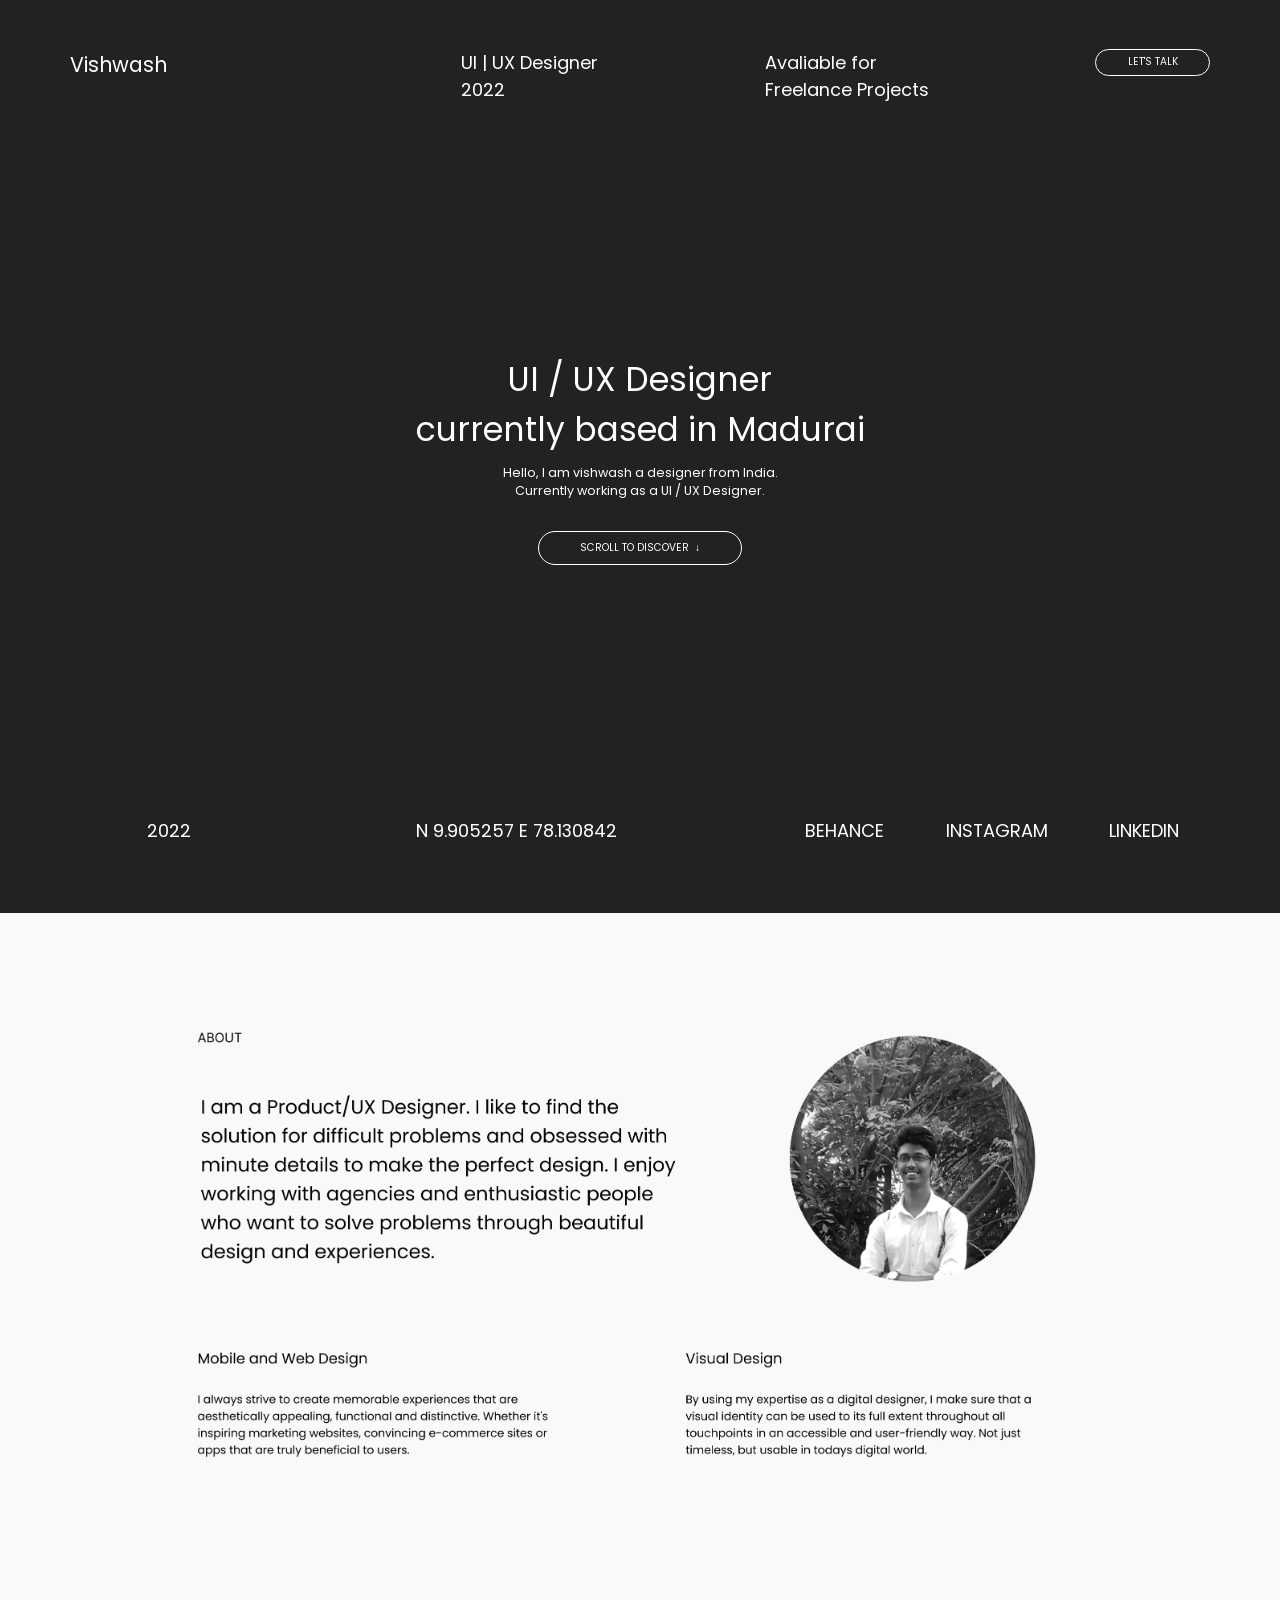
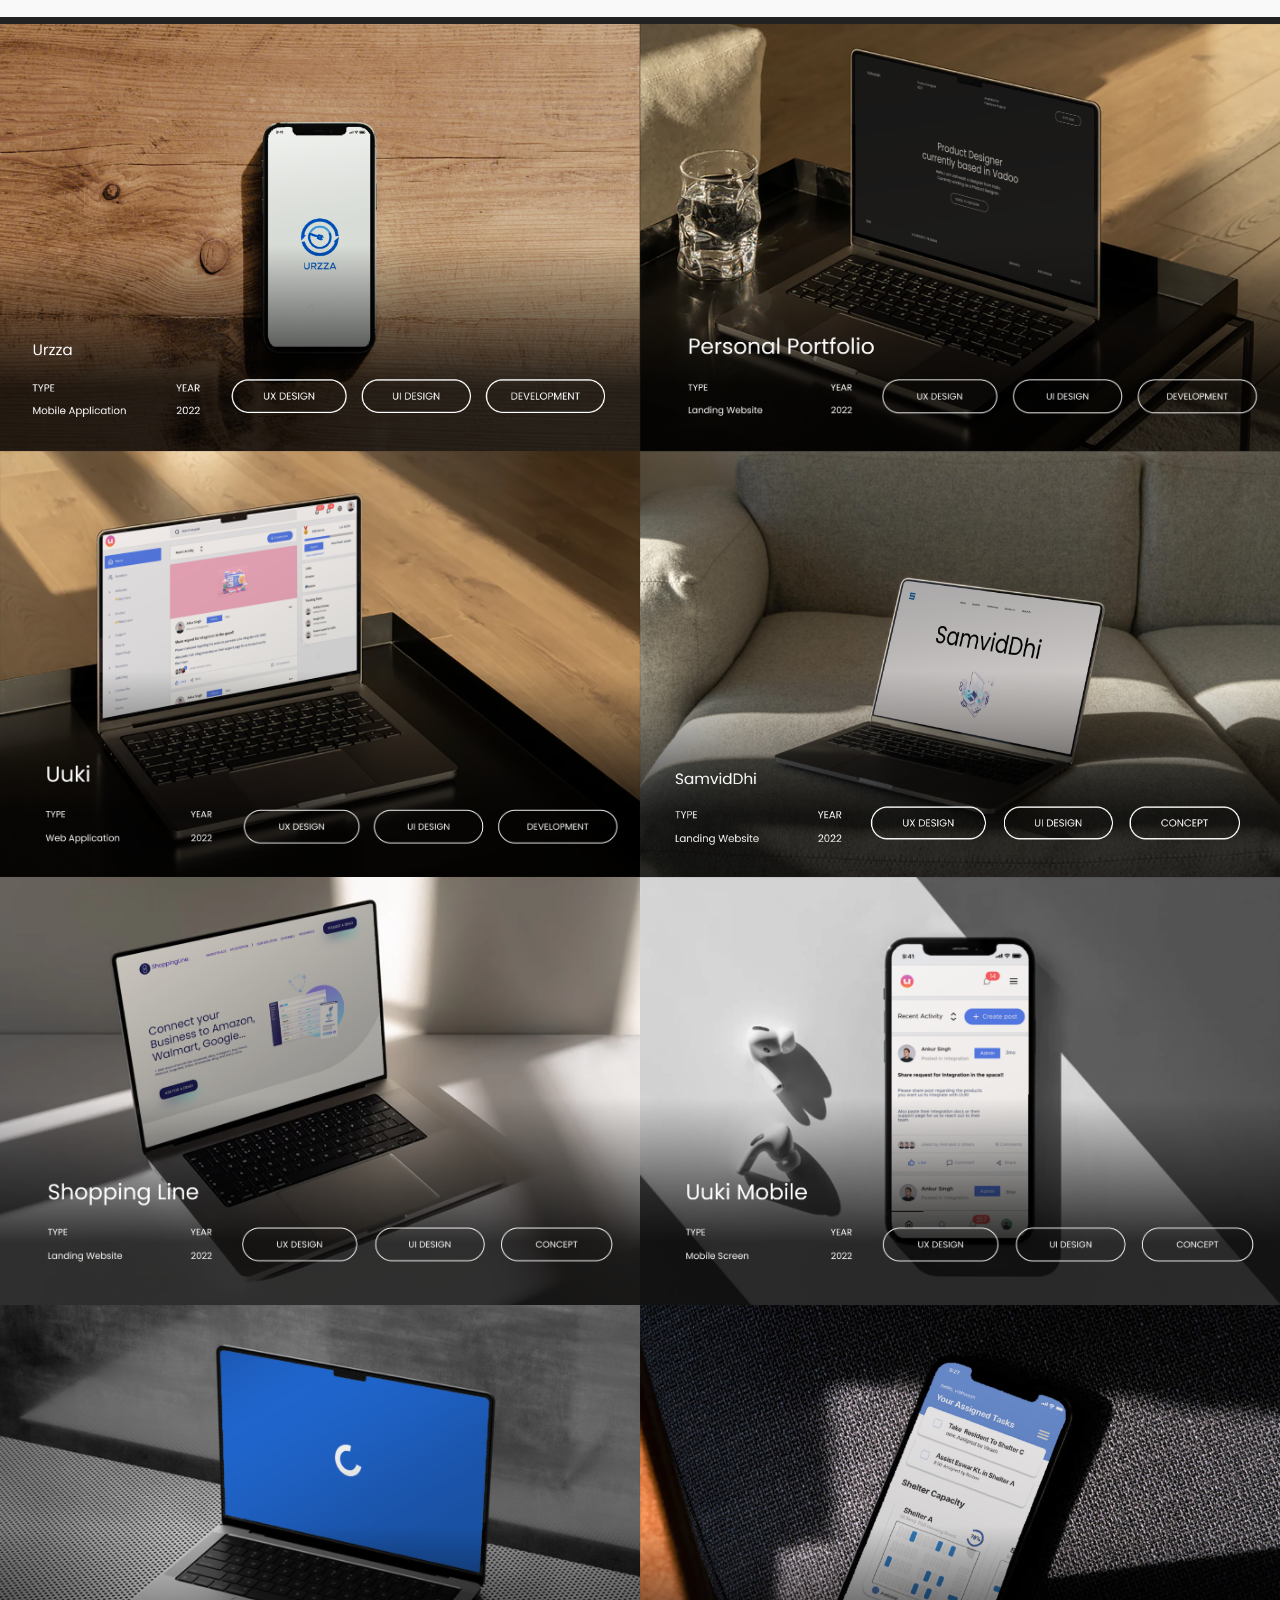
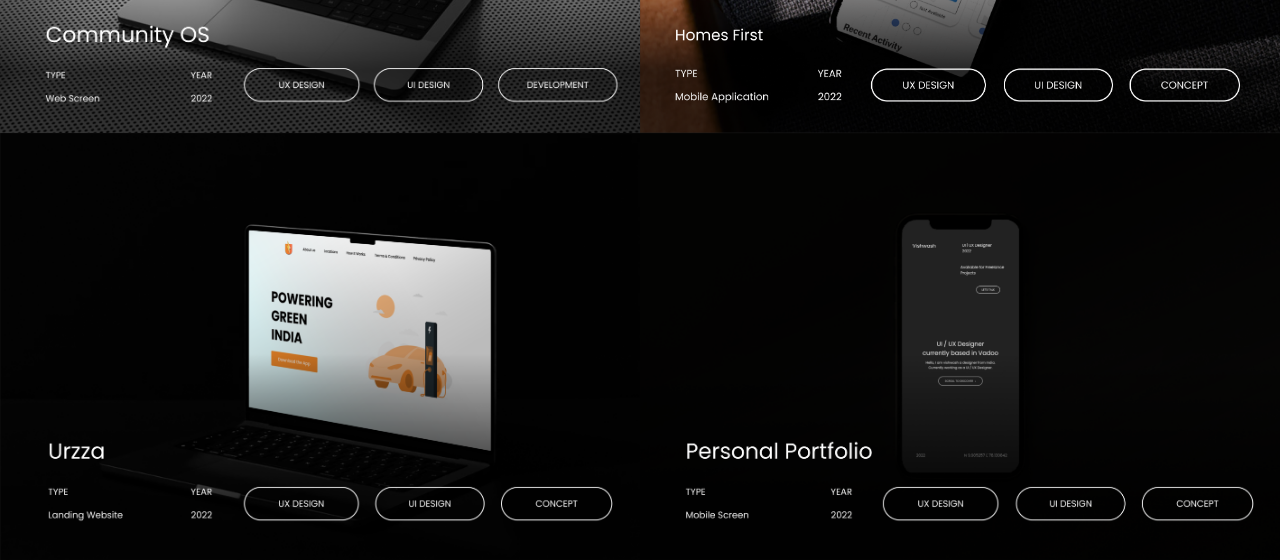
<file: index.html>
<!DOCTYPE html>
<html lang="en">
  <head>
    <meta charset="UTF-8" />
    <meta http-equiv="X-UA-Compatible" content="IE=edge" />
    <meta name="viewport" content="width=device-width, initial-scale=1, maximum-scale=1">
    <title>Vishwash</title>
    <link rel="preconnect" href="https://fonts.googleapis.com" />
    <link rel="preconnect" href="https://fonts.gstatic.com" crossorigin />
    <link
      href="https://fonts.googleapis.com/css2?family=Poppins&display=swap"
      rel="stylesheet"
    />
    <link rel="icon" href="data:image/svg+xml,<svg xmlns=%22http://www.w3.org/2000/svg%22 viewBox=%220 0 110 110%22><text y=%22.9em%22 font-size=%2290%22>⚫</text></svg>">
    <link rel="stylesheet" href="style.css" />
  </head>
  <body>

    <div class="first-screen">
      <center>
        <div class="top-nav">
          <div class="vishwash">Vishwash</div>
          <div class="top-nav-block"> 
          <div class="Product-Designer-2022">UI | UX Designer<br/> 2022</div>
          <div class="Avaliable-for-Freelance-Projects">
            Avaliable for <br/>Freelance Projects
          </div>
          <div id="mail" class="lets-talk-button"><pre>LET'S TALK</pre></div>
        </div>
        </div>
        <div class="Product-Designer">
          UI / UX Designer <br/>currently based in Madurai
        </div>
        <div class="Hello">
          Hello, I am vishwash a designer from India. Currently working as a
          UI / UX Designer.
        </div>
        
        <div onclick="scrolldiv()" class="scroll-button"><pre>SCROLL TO DISCOVER &nbsp;&#8595;</pre></div>
      
      <div class="bottom-nav">
      <div class="year">2022</div>
      <div class="location">N 9.905257 E 78.130842</div>
      <div class="social-total">
      <div id="behance" class="social">
        BEHANCE
      </div>
      <div class="social">
        INSTAGRAM
      </div>
      <div id="linkedin" class="social">
        LINKEDIN
      </div>
    </div>
    </center>
    </div>
    <div class="second-screen"><img class="profile" src="profile.png" /><img class="profile-mobile" src="profile-mobile.png" /></div>
    </div>
    <div id="ele" class="img-set-one">
     <img id="myButton-one" class="img" src="1.png" />
      <img id="myButton-two" class="img" src="2.png" />
    </div>
    <div class="img-set-one">
      <img id="myButton-three" class="img" src="3.png" />
      <img id="myButton-four" class="img" src="4.png" />
    </div>
    <div class="img-set-one">
      <img id="myButton-five" class="img" src="5.png" />
      <img id="myButton-six" class="img" src="7.png" />
    </div>
    <div class="img-set-one">
      <img id="myButton-seven" class="img" src="8.png" />
      <img id="myButton-eight" class="img" src="9.png" />
    </div>
    <div class="img-set-one">
      <img id="myButton-nine" class="img" src="10.png" />
      <img id="myButton-ten" class="img" src="11.png" />
    </div>

  </body>
  <script>
    function scrolldiv() {
        var elem = document.getElementById("ele");
        elem.scrollIntoView();
    };

    document.getElementById("linkedin").onclick = function () {
        location.href = "https://www.linkedin.com/in/vishwashcv";
    };
    document.getElementById("behance").onclick = function () {
        location.href = "https://www.behance.net/vishwashcv";
    };


    document.getElementById("myButton-one").onclick = function () {
        location.href = "one.html";
    };
    document.getElementById("myButton-two").onclick = function () {
        location.href = "two.html";
    };
    document.getElementById("myButton-three").onclick = function () {
        location.href = "three.html";
    };
    document.getElementById("myButton-four").onclick = function () {
        location.href = "four.html";
    };
    document.getElementById("myButton-five").onclick = function () {
        location.href = "five.html";
    };
    document.getElementById("myButton-six").onclick = function () {
        location.href = "six.html";
    };
    document.getElementById("myButton-seven").onclick = function () {
        location.href = "seven.html";
    };
    document.getElementById("myButton-eight").onclick = function () {
        location.href = "eight.html";
    };
    document.getElementById("myButton-nine").onclick = function () {
        location.href = "nine.html";
    };
    document.getElementById("myButton-ten").onclick = function () {
        location.href = "ten.html";
    };
    document.getElementById("mail").onclick = function () {
        location.href = "mailto: vishwashclever@gmail.com";
    };  

    

</script>
</html>
</file>
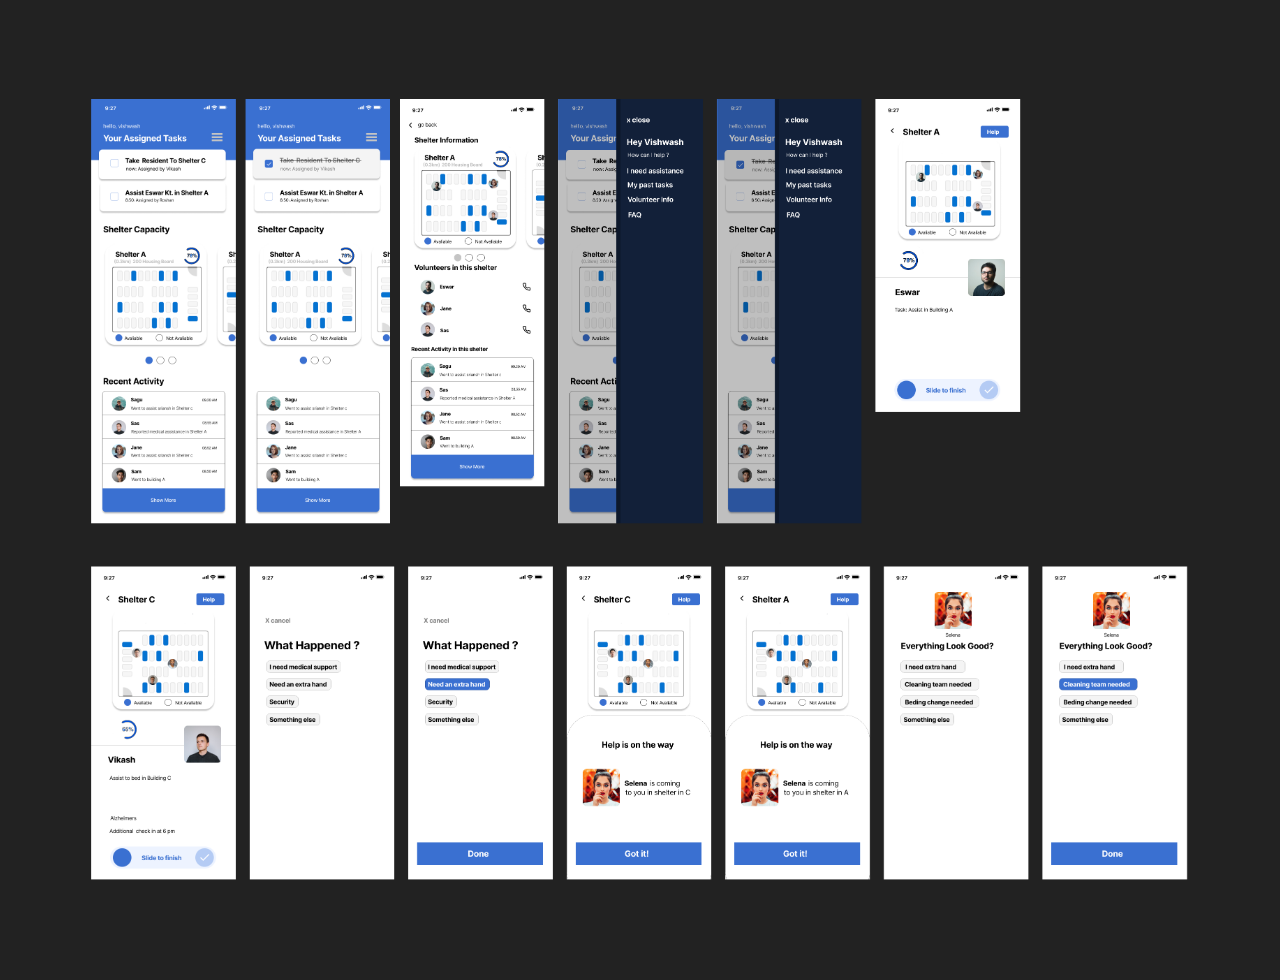
<file: eight.html>
<!DOCTYPE html>
<html lang="en">
<head>
    <meta charset="UTF-8">
    <meta http-equiv="X-UA-Compatible" content="IE=edge">
    <meta name="viewport" content="width=device-width, initial-scale=1.0">
    <title>Vishwash</title>
</head>
<style>
    *{
        margin: 0;
    }
    body{
        background-color: #222222;
    }
    .one{
        margin: 5%;
        display: flex;
        justify-content: center;
        align-items: center;
        
    }
    img{
        width: 90vw;
    }
</style>
<body>
    <div class="one"><img src="eight.png" /></div>
</body>
</html>
</file>
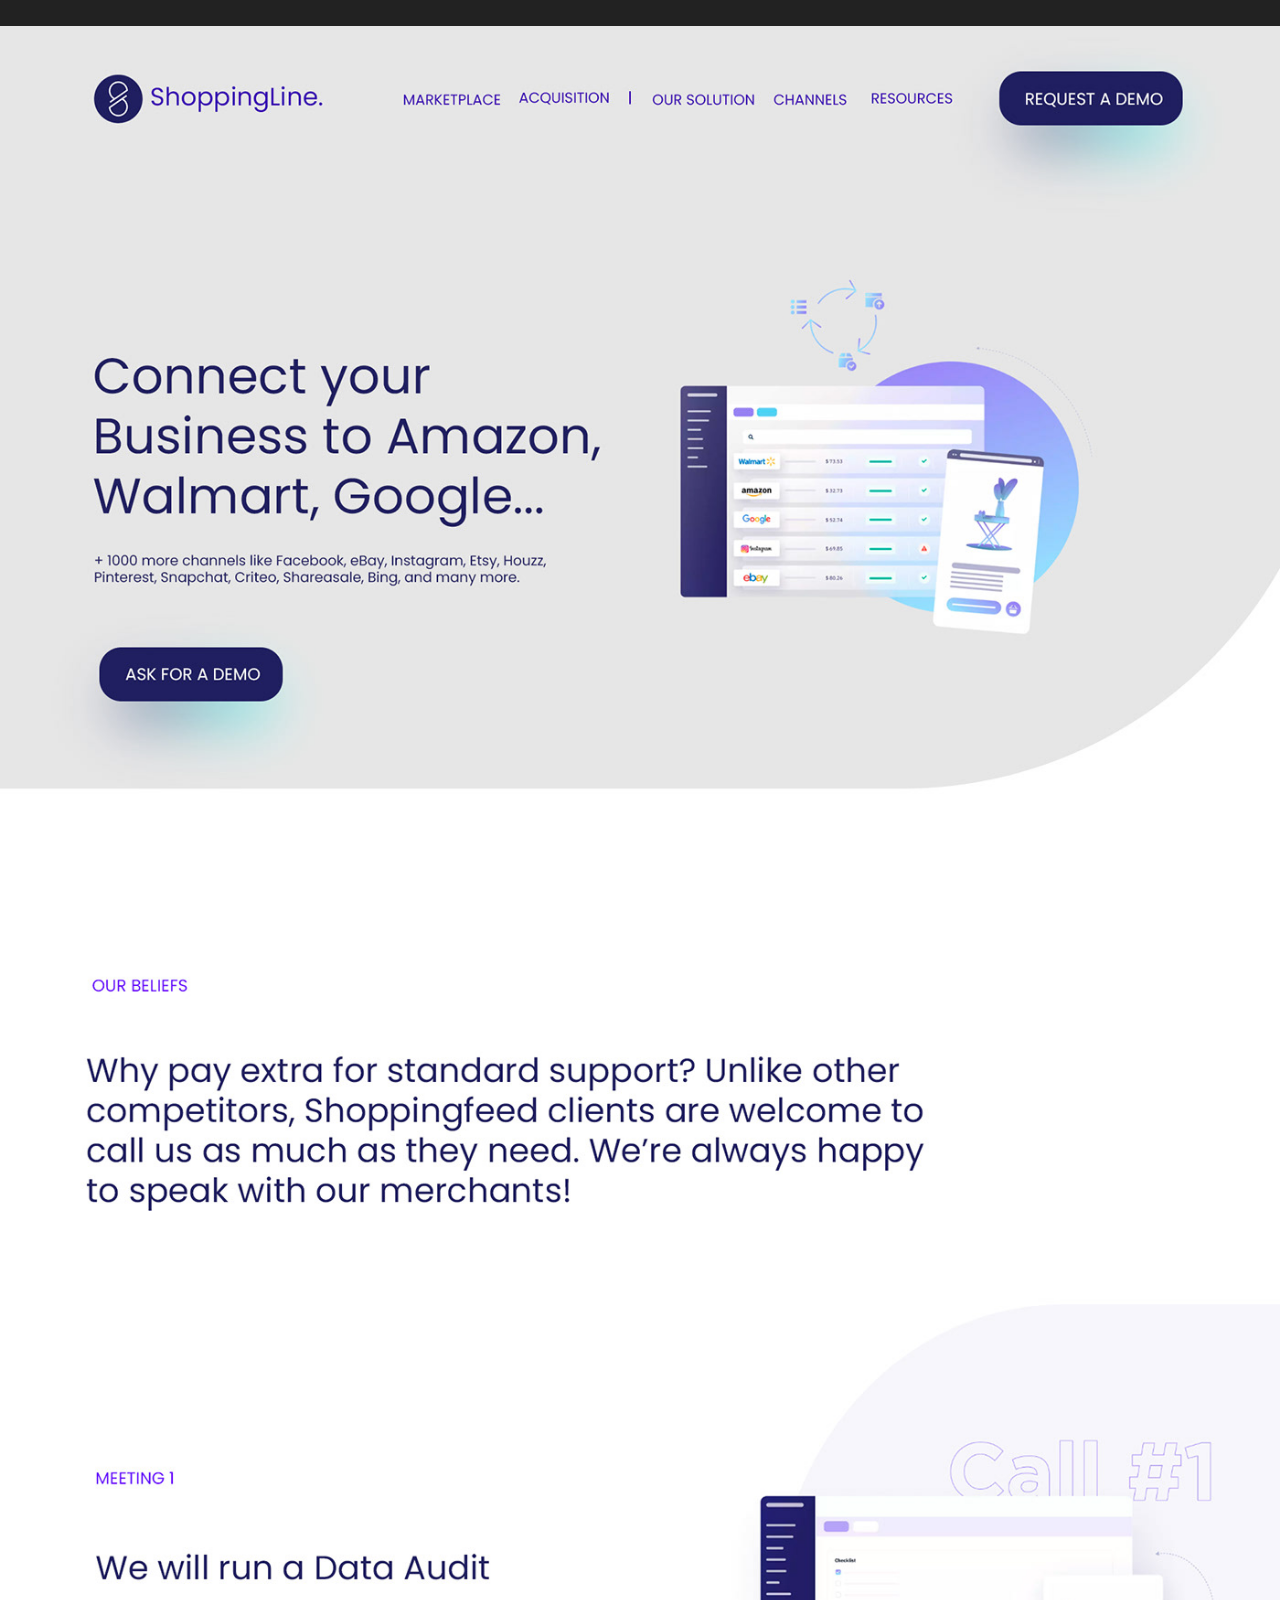
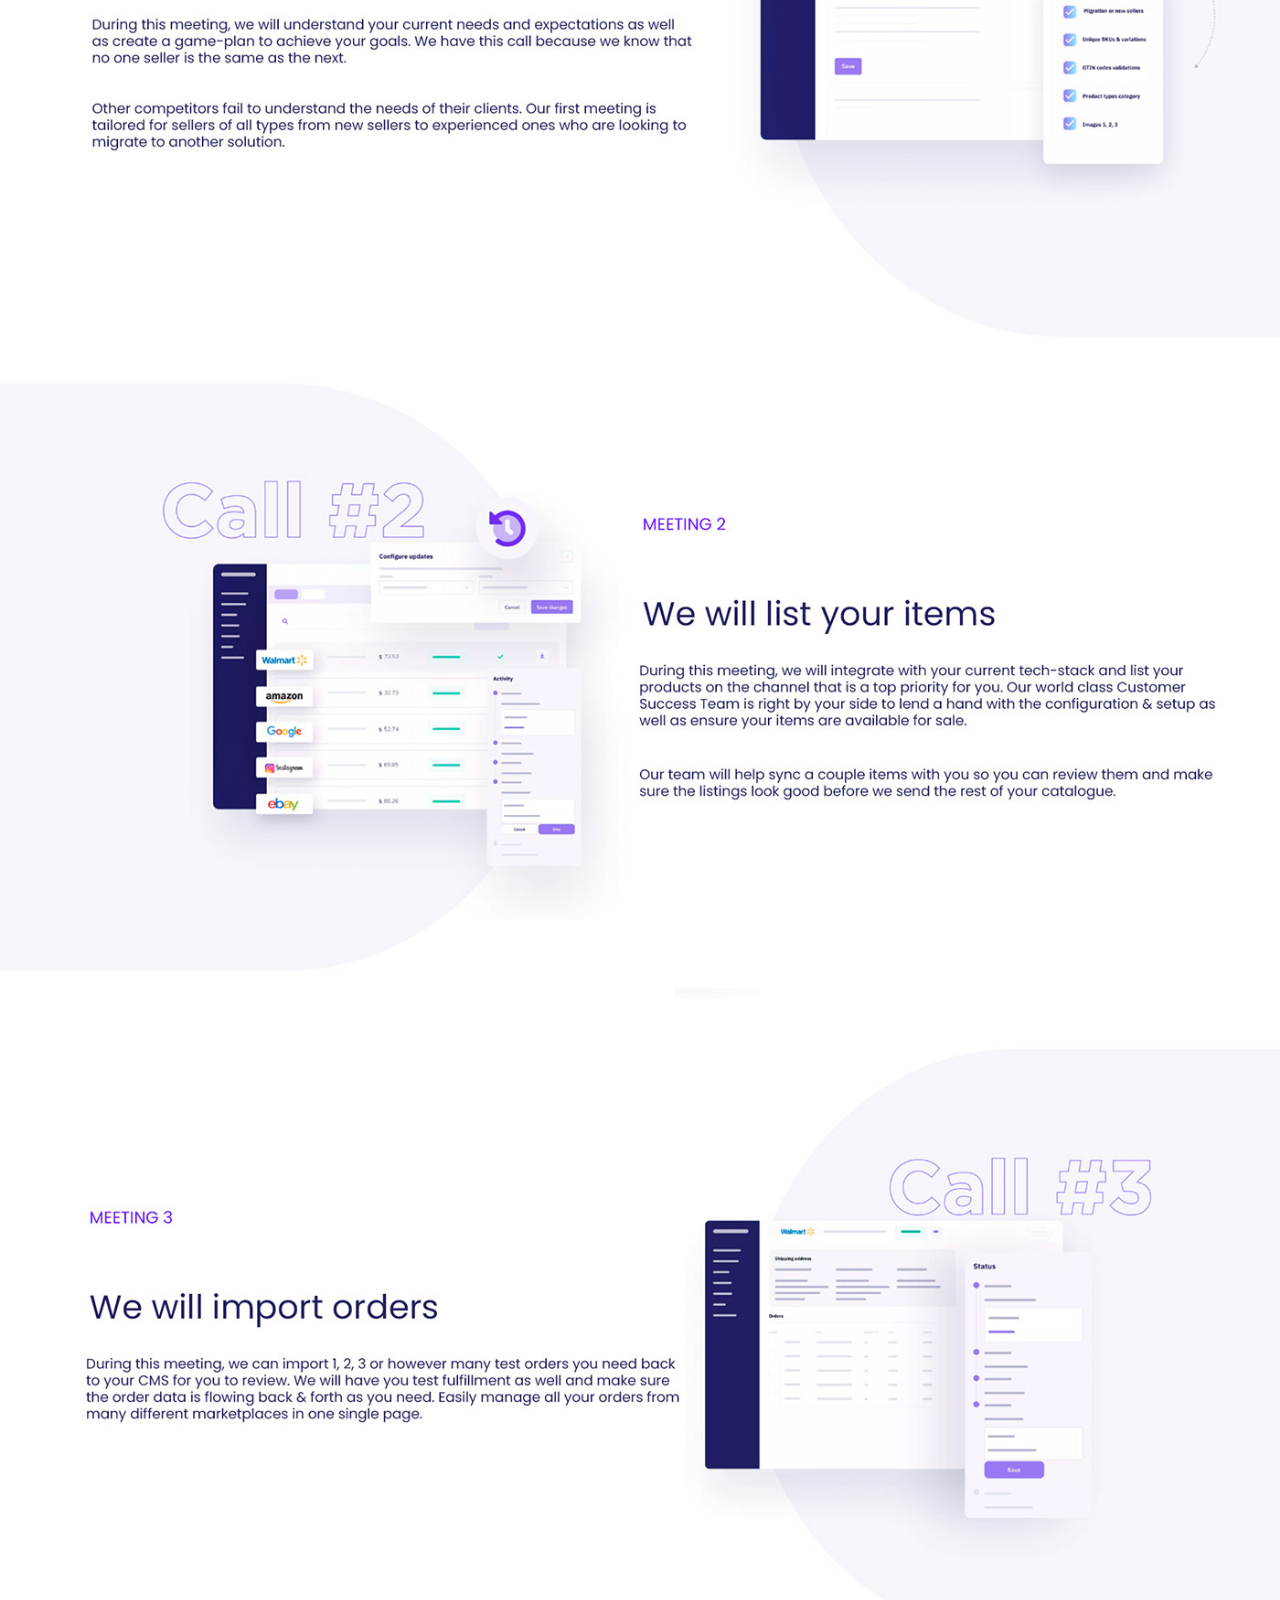
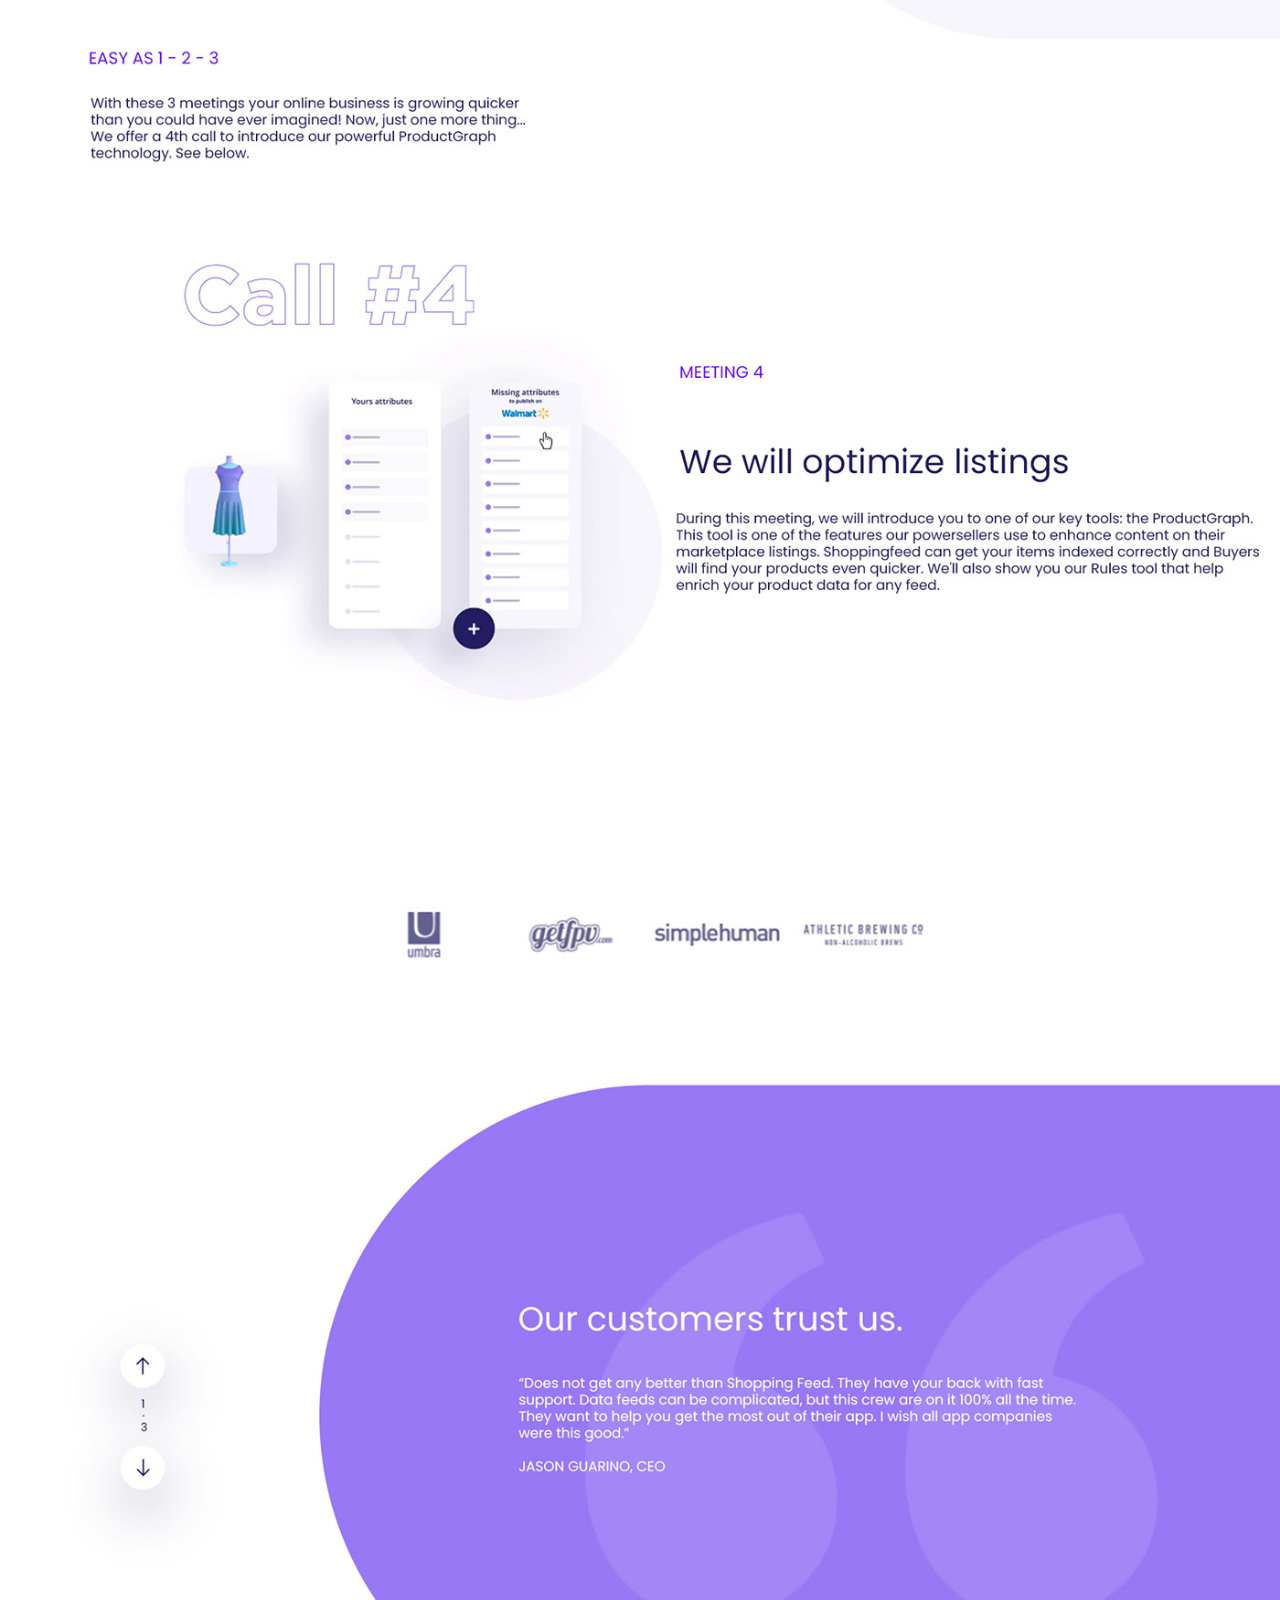
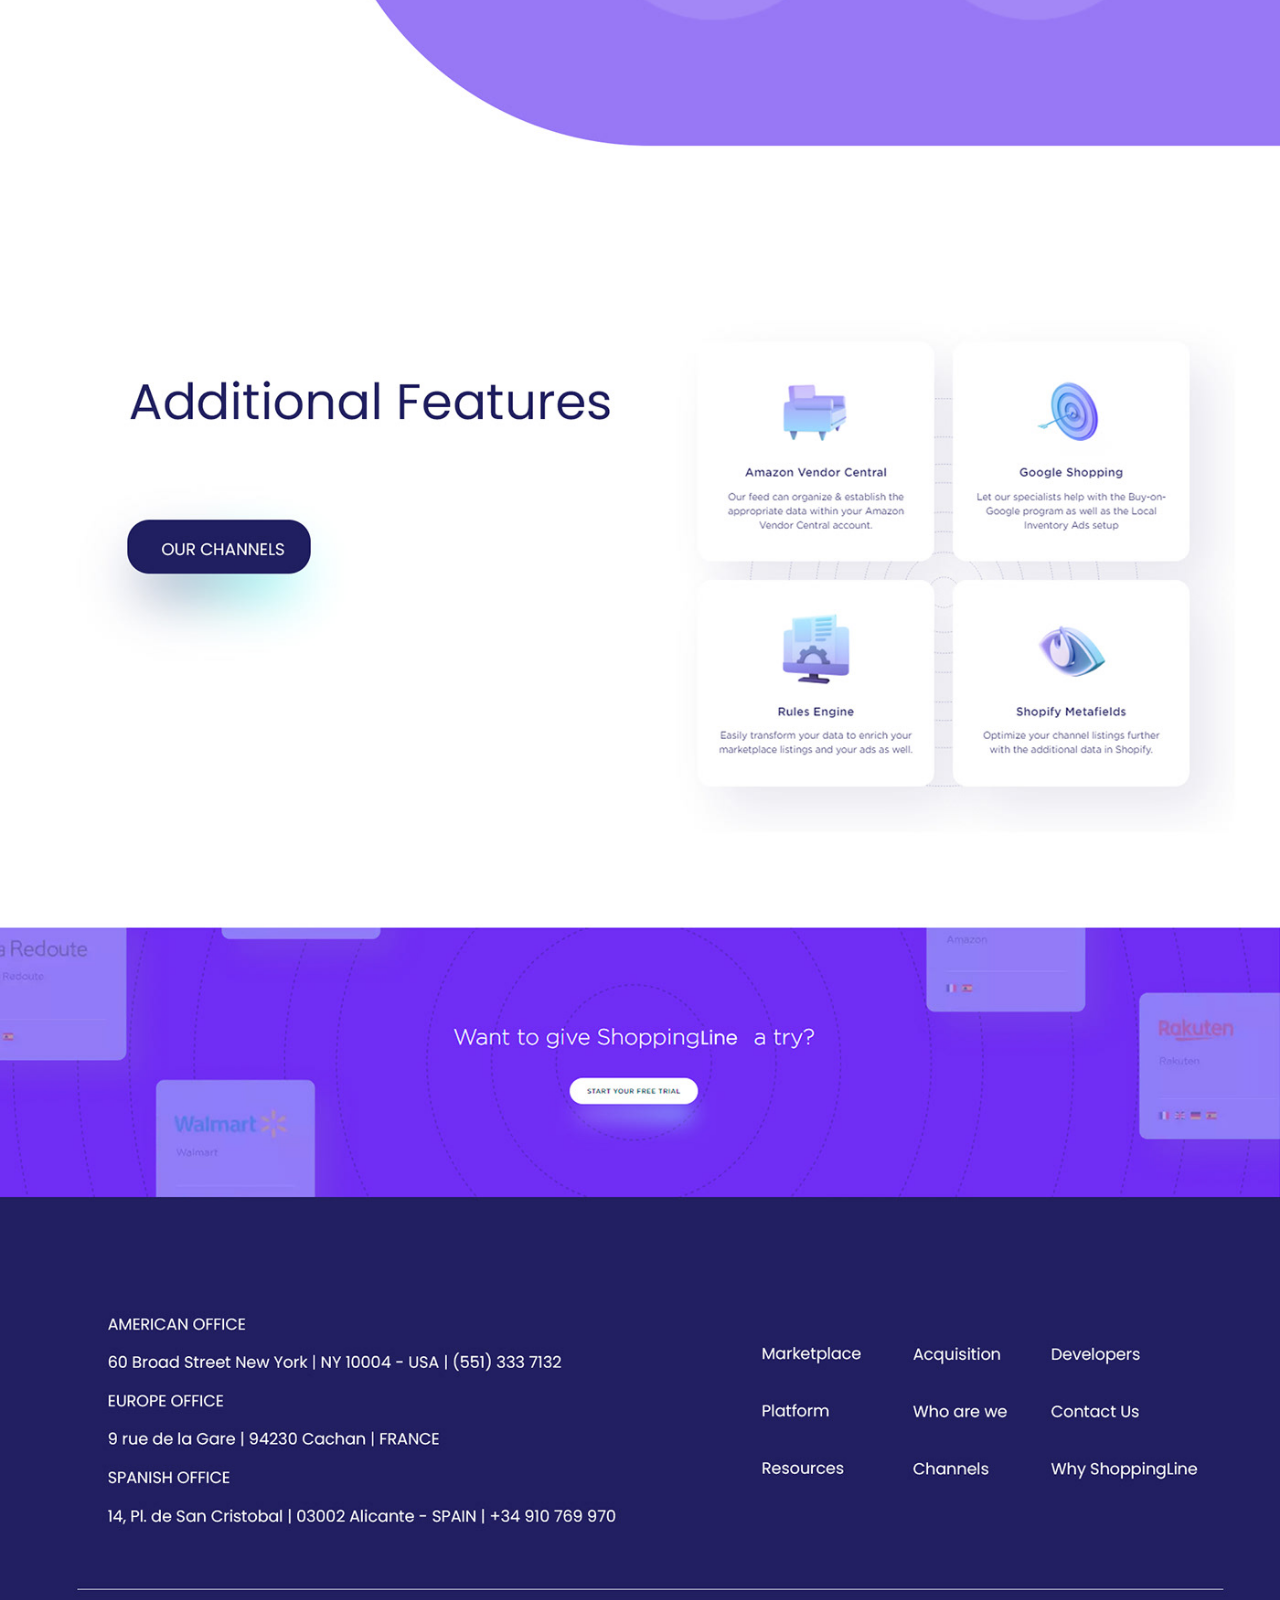
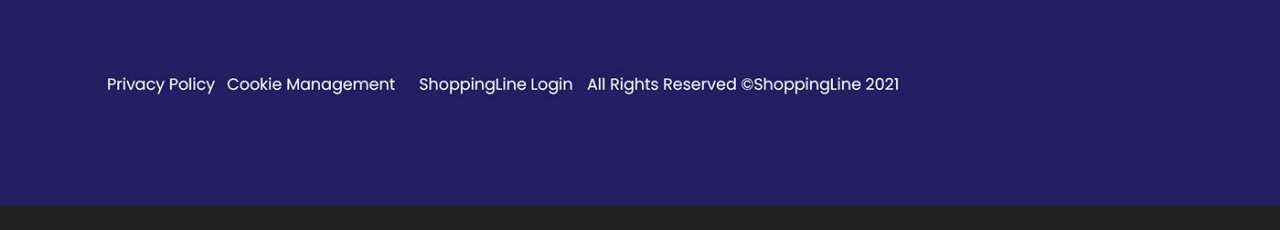
<file: five.html>
<!DOCTYPE html>
<html lang="en">
<head>
    <meta charset="UTF-8">
    <meta http-equiv="X-UA-Compatible" content="IE=edge">
    <meta name="viewport" content="width=device-width, initial-scale=1.0">
    <title>Vishwash</title>
</head>
<style>
    *{
        margin: 0;
    }
    body{
        background-color: #222222;
    }
    .one{
        display: flex;
        justify-content: center;
        align-items: center;
        width: 100%;
    }
    img{
        width: 100%;
        padding: 2%;
    }
    @media only screen and (max-width:850px) {
        .one{
            margin: 0;
        }
        img {
            height: auto;
            width: 100%;
        }
    }
</style>
<body>
    <div class="one"><img src="five.jpg" /></div>
</body>
</html>
</file>
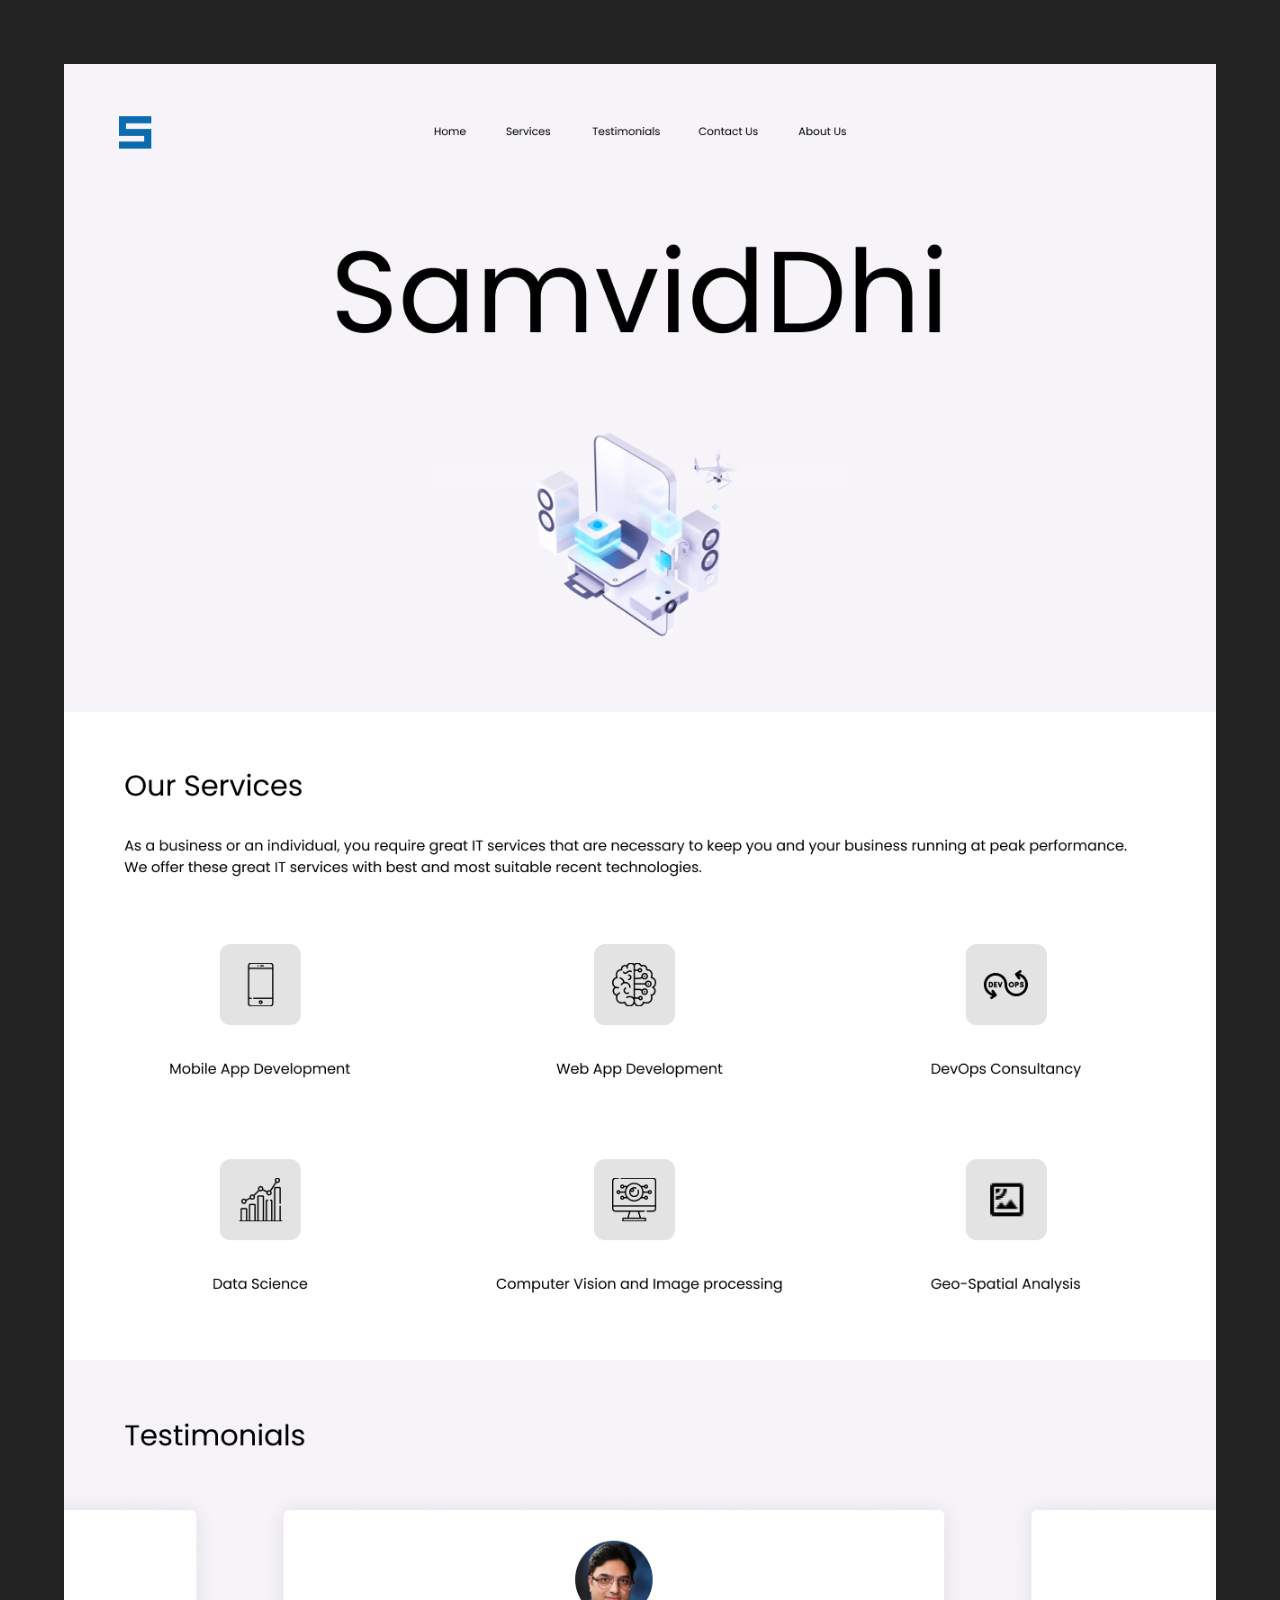
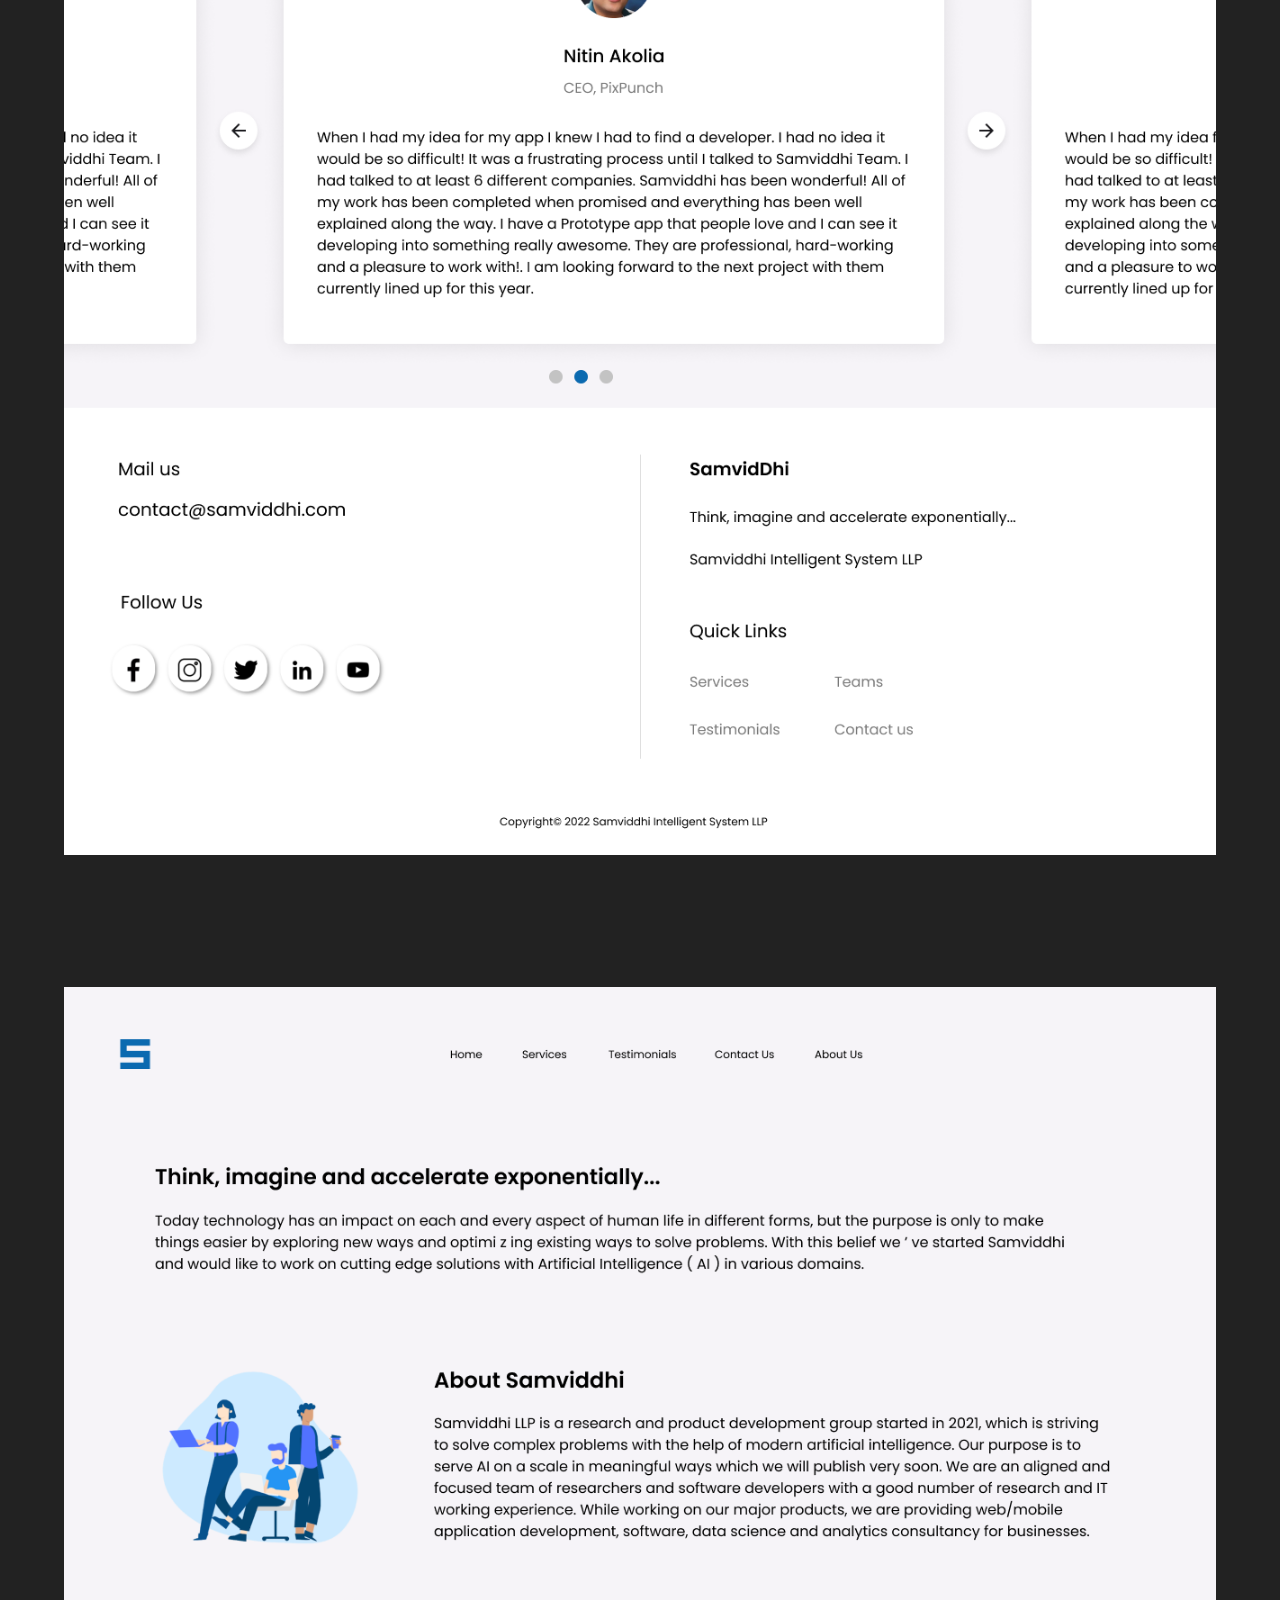
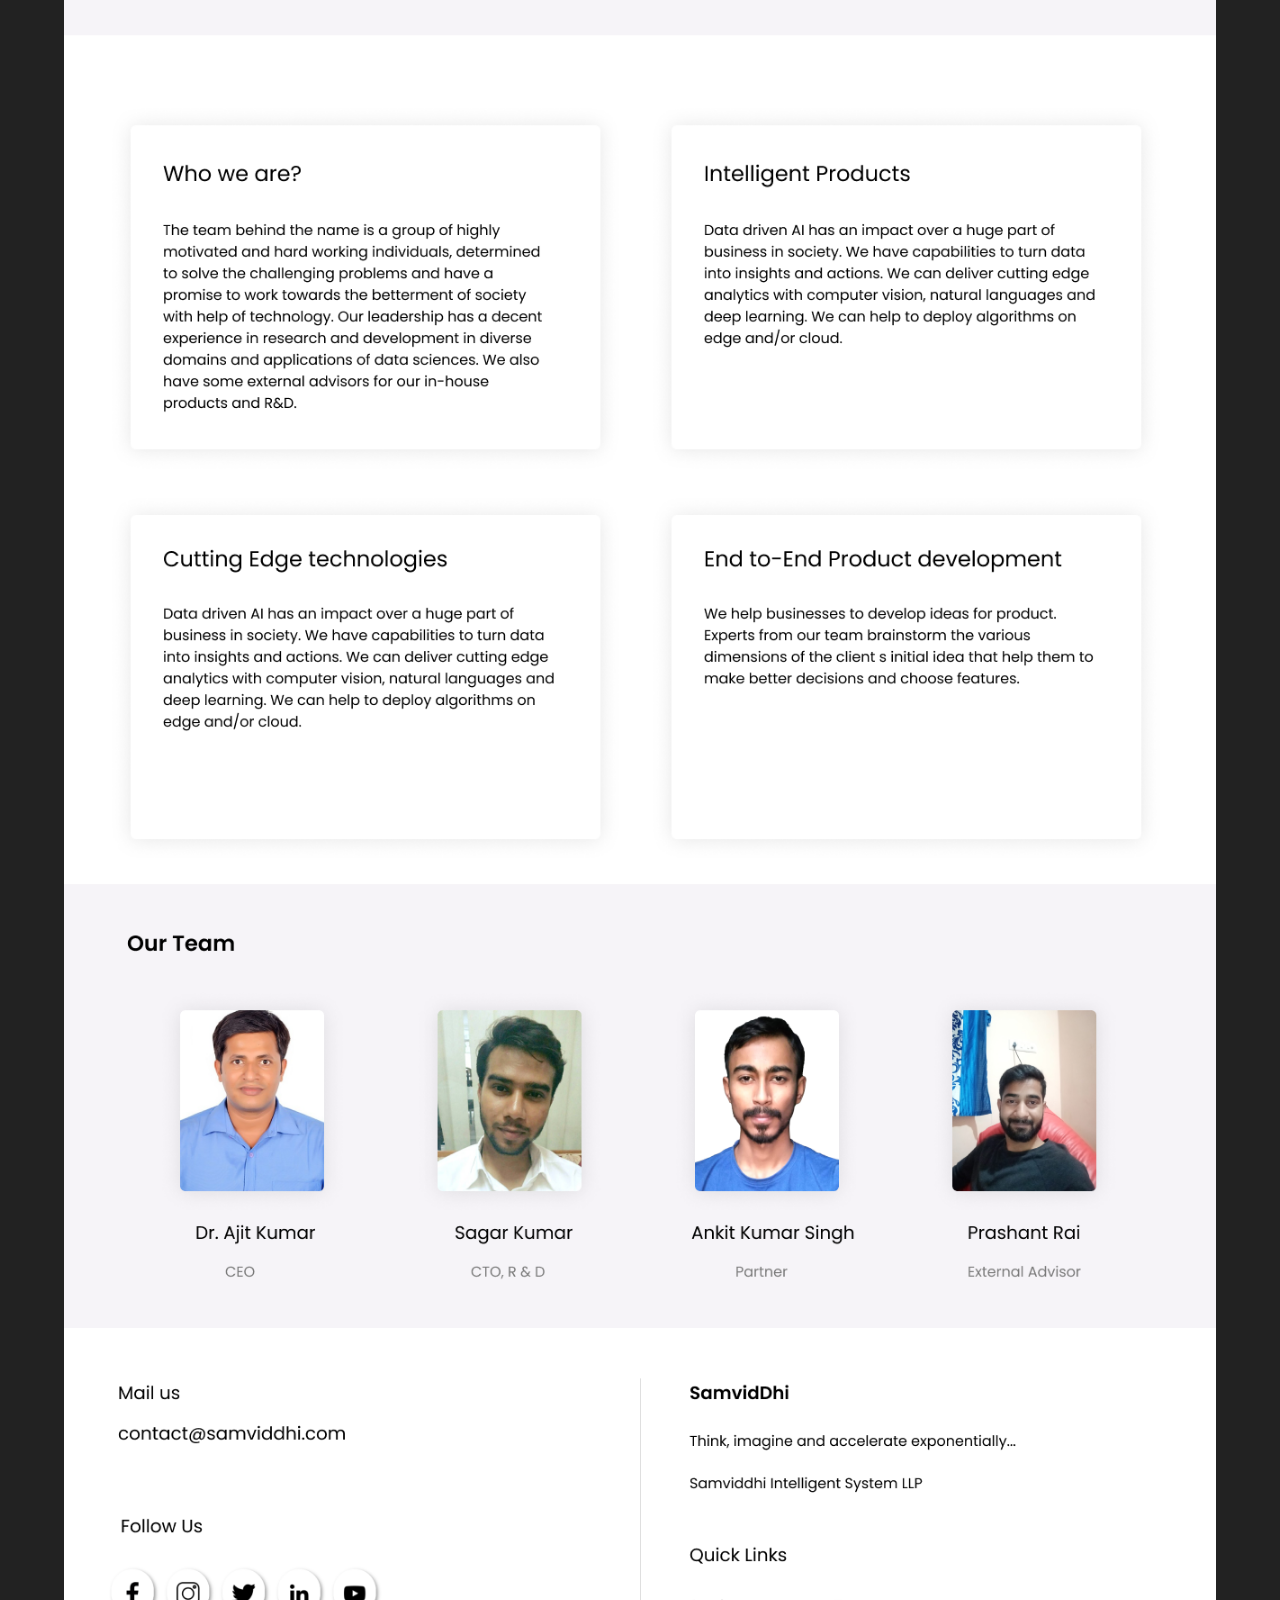
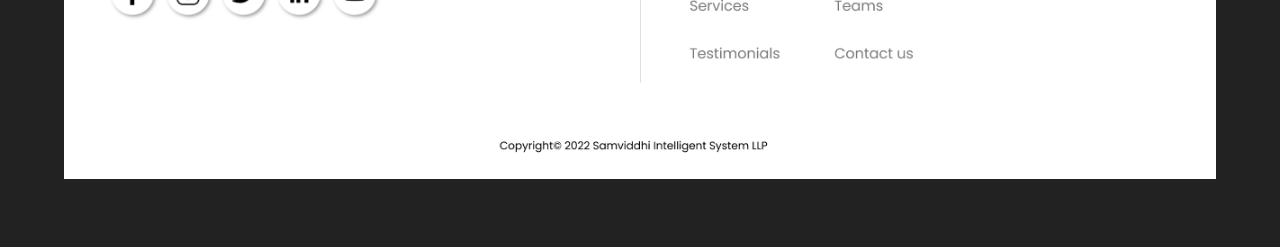
<file: four.html>
<!DOCTYPE html>
<html lang="en">
<head>
    <meta charset="UTF-8">
    <meta http-equiv="X-UA-Compatible" content="IE=edge">
    <meta name="viewport" content="width=device-width, initial-scale=1.0">
    <title>Vishwash</title>
</head>
<style>
    *{
        margin: 0;
        box-sizing: border-box;
    }
    body{
        background-color: #222222;
    }
    .one{
        width: 100%;
    }
    img{
        width: 100%;
        padding: 5%;
    }
    

   
</style>
<body>
    <div class="one"><div class="img"><img src="four.png" /></div><div class="space"></div></div><div class="img"><img src="four-1.png" /></div></div>
</body>
</html>
</file>
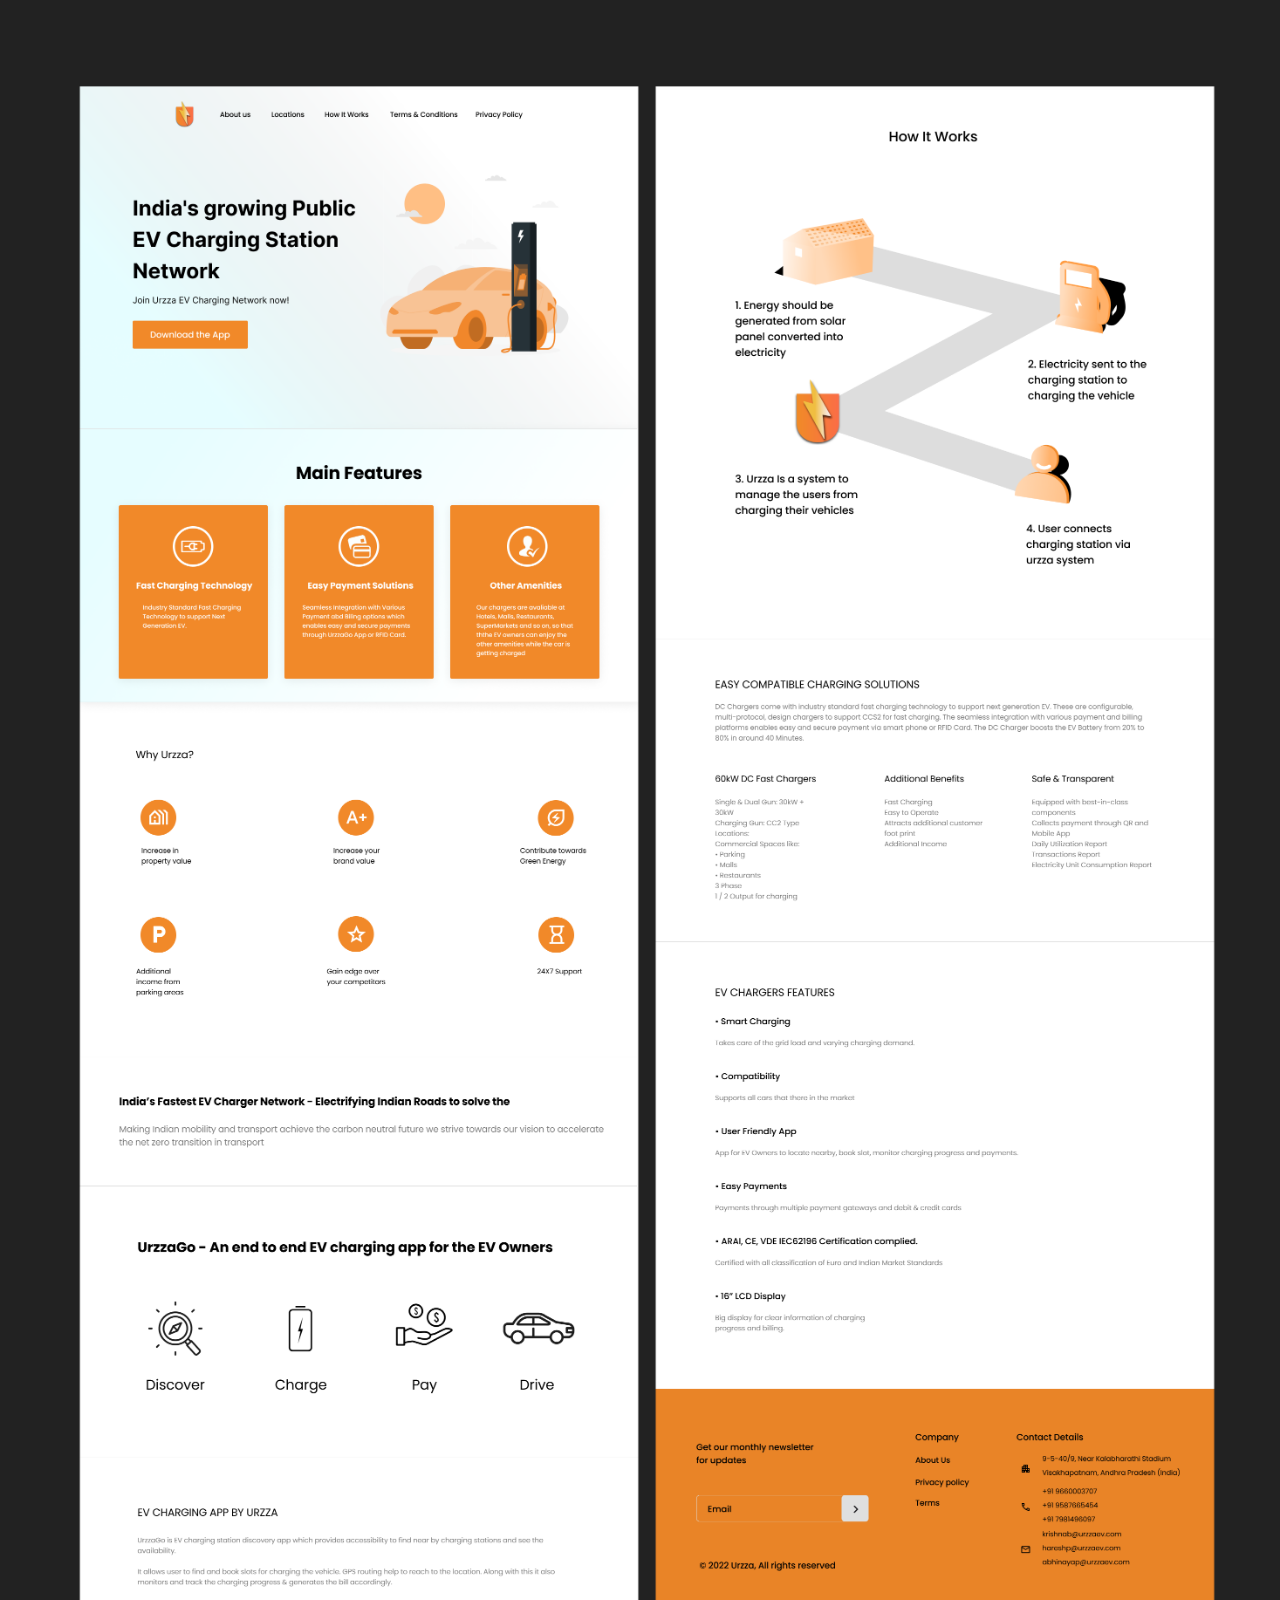
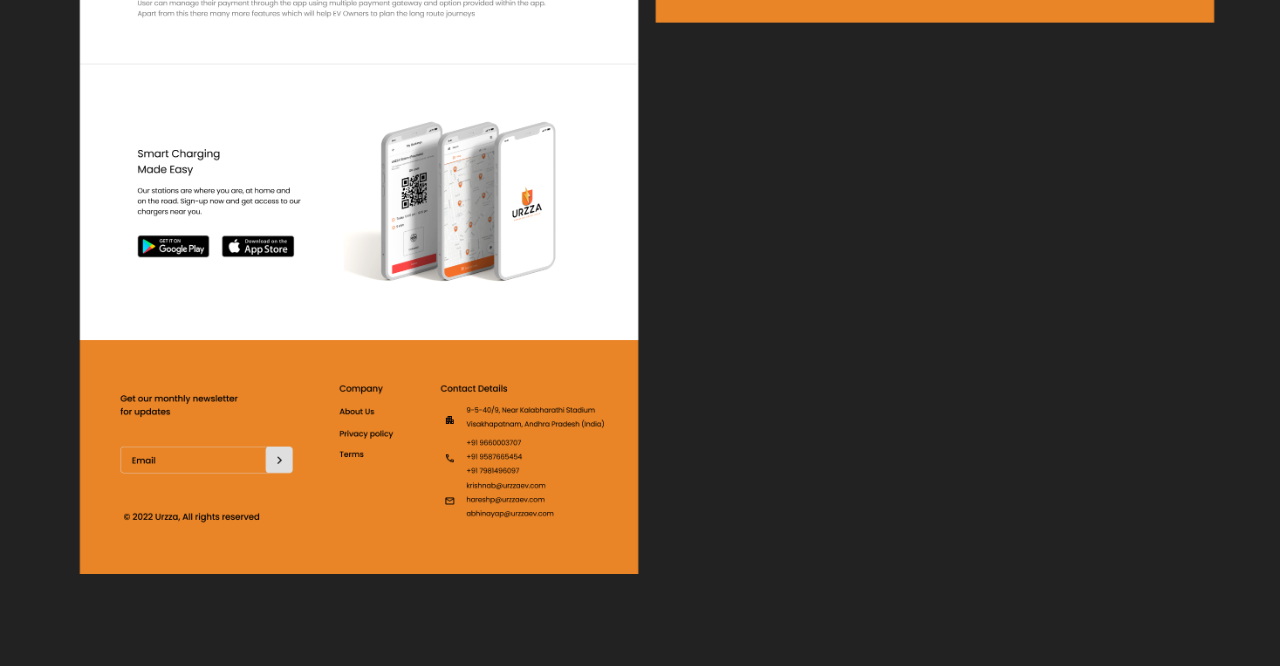
<file: nine.html>
<!DOCTYPE html>
<html lang="en">
<head>
    <meta charset="UTF-8">
    <meta http-equiv="X-UA-Compatible" content="IE=edge">
    <meta name="viewport" content="width=device-width, initial-scale=1.0">
    <title>Vishwash</title>
</head>
<style>
    *{
        margin: 0;
        box-sizing: border-box;
    }
    body{
        background-color: #222222;
    }
    .one{
        width: 100%;
    }
    img{
        width: 100%;
    }
    
</style>
<body>
    <div class="one"><img src="nine.png" /></div>
</body>
</html>
</file>
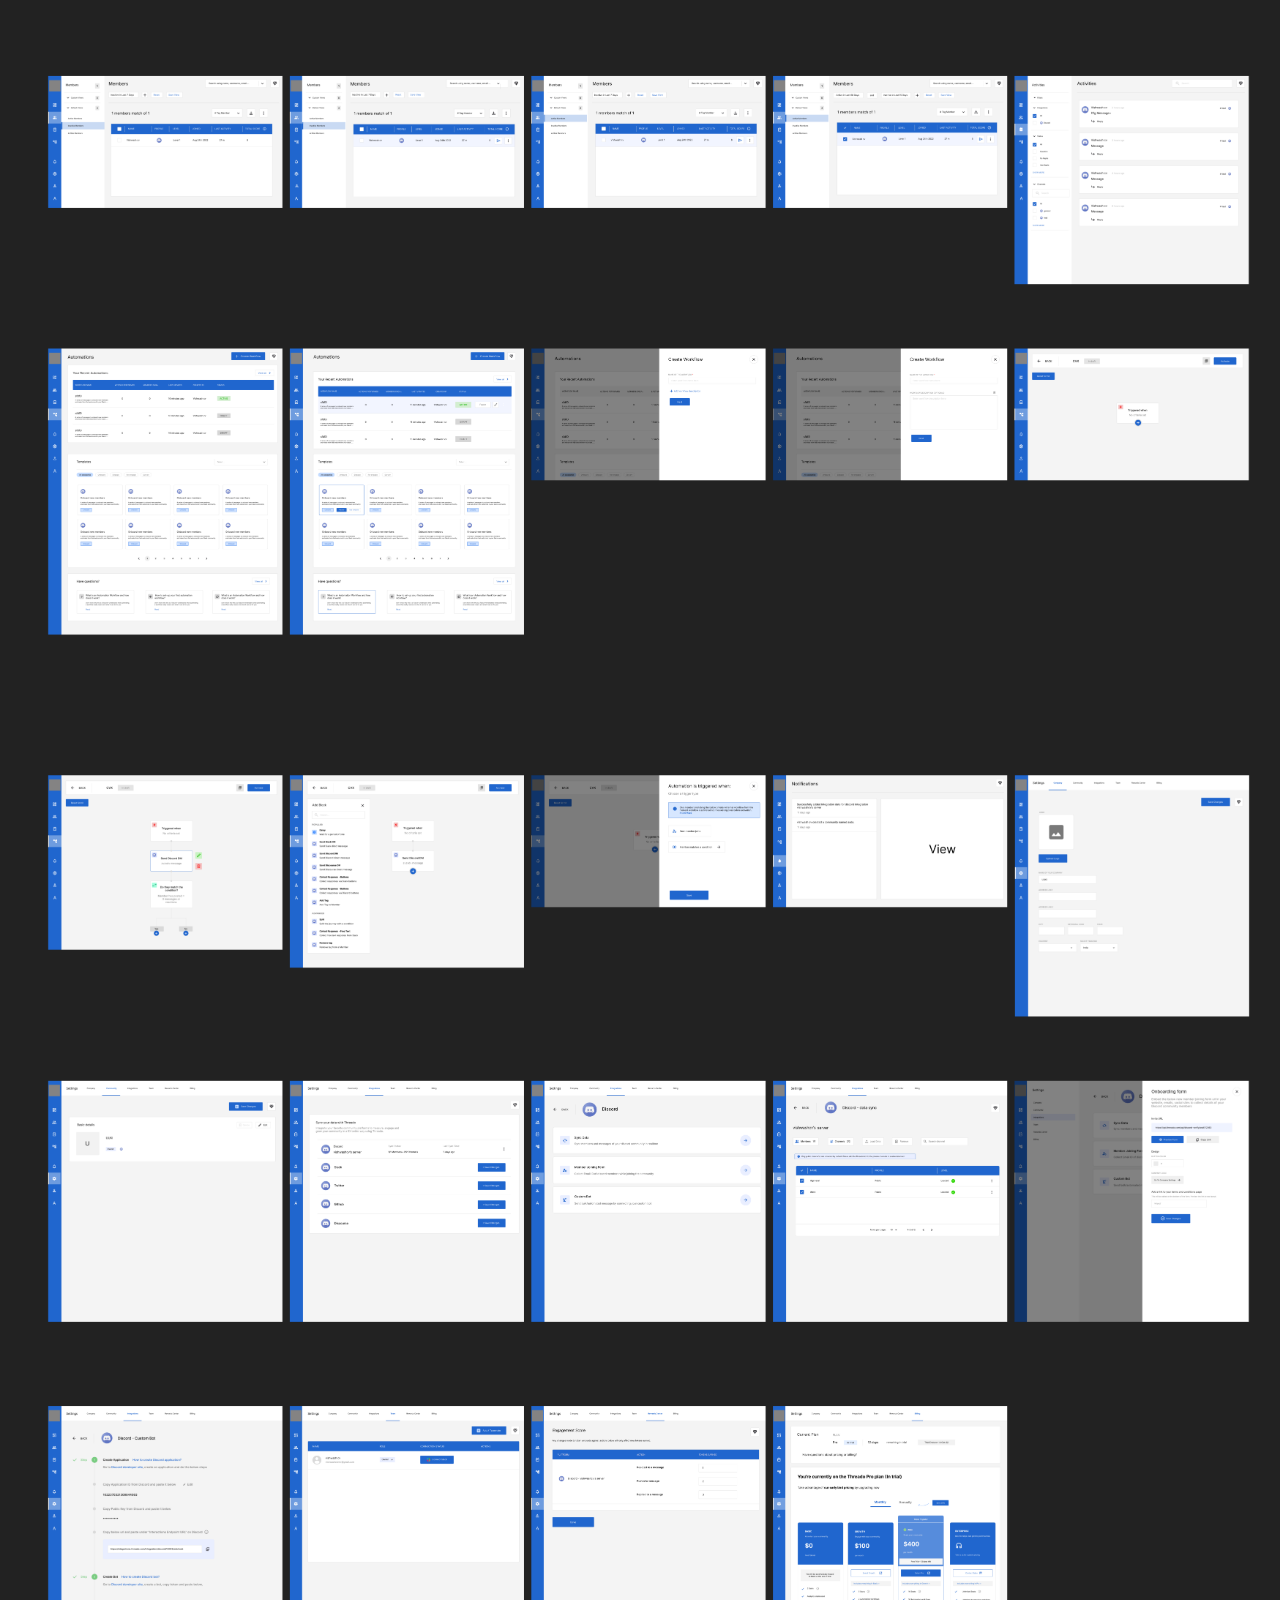
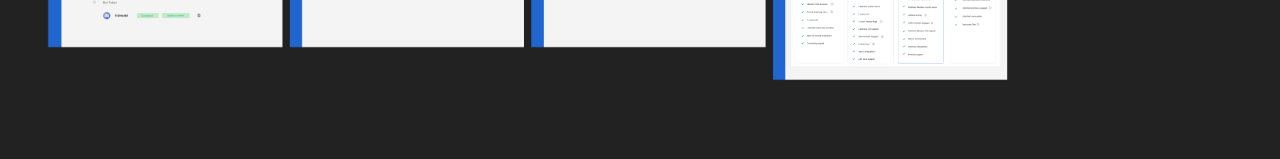
<file: seven.html>
<!DOCTYPE html>
<html lang="en">
<head>
    <meta charset="UTF-8">
    <meta http-equiv="X-UA-Compatible" content="IE=edge">
    <meta name="viewport" content="width=device-width, initial-scale=1.0">
    <title>Vishwash</title>
</head>
<style>
    *{
        margin: 0;
        box-sizing: border-box;
    }
    body{
        background-color: #222222;
    }
    .one{
        width: 100%;
    }
    img{
        width: 100%;
    }
    
    @media only screen and (max-width:850px) {
        .one{
            margin: 0;
        }
        img {
            width: 100%;
        }
    }
</style>
<body>
    <div class="one"><img src="seven.png" /></div>
</body>
</html>
</file>
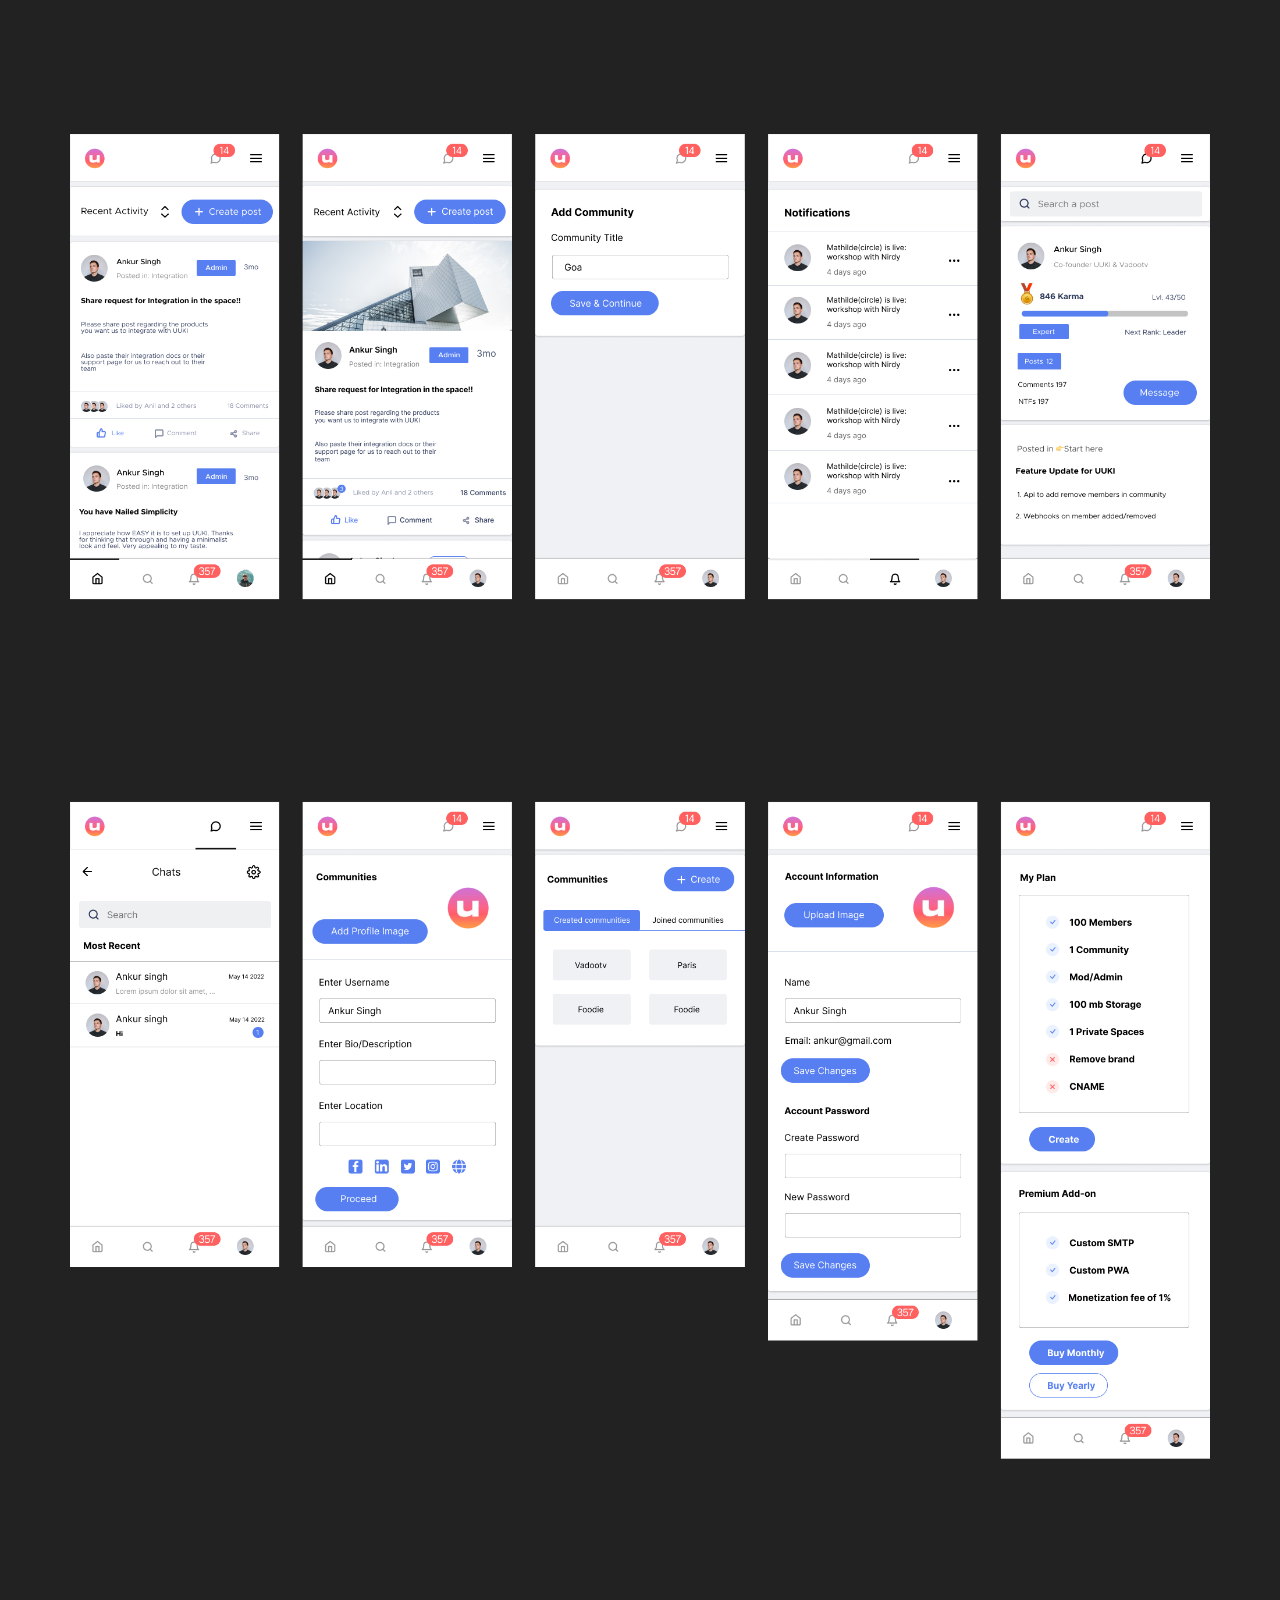
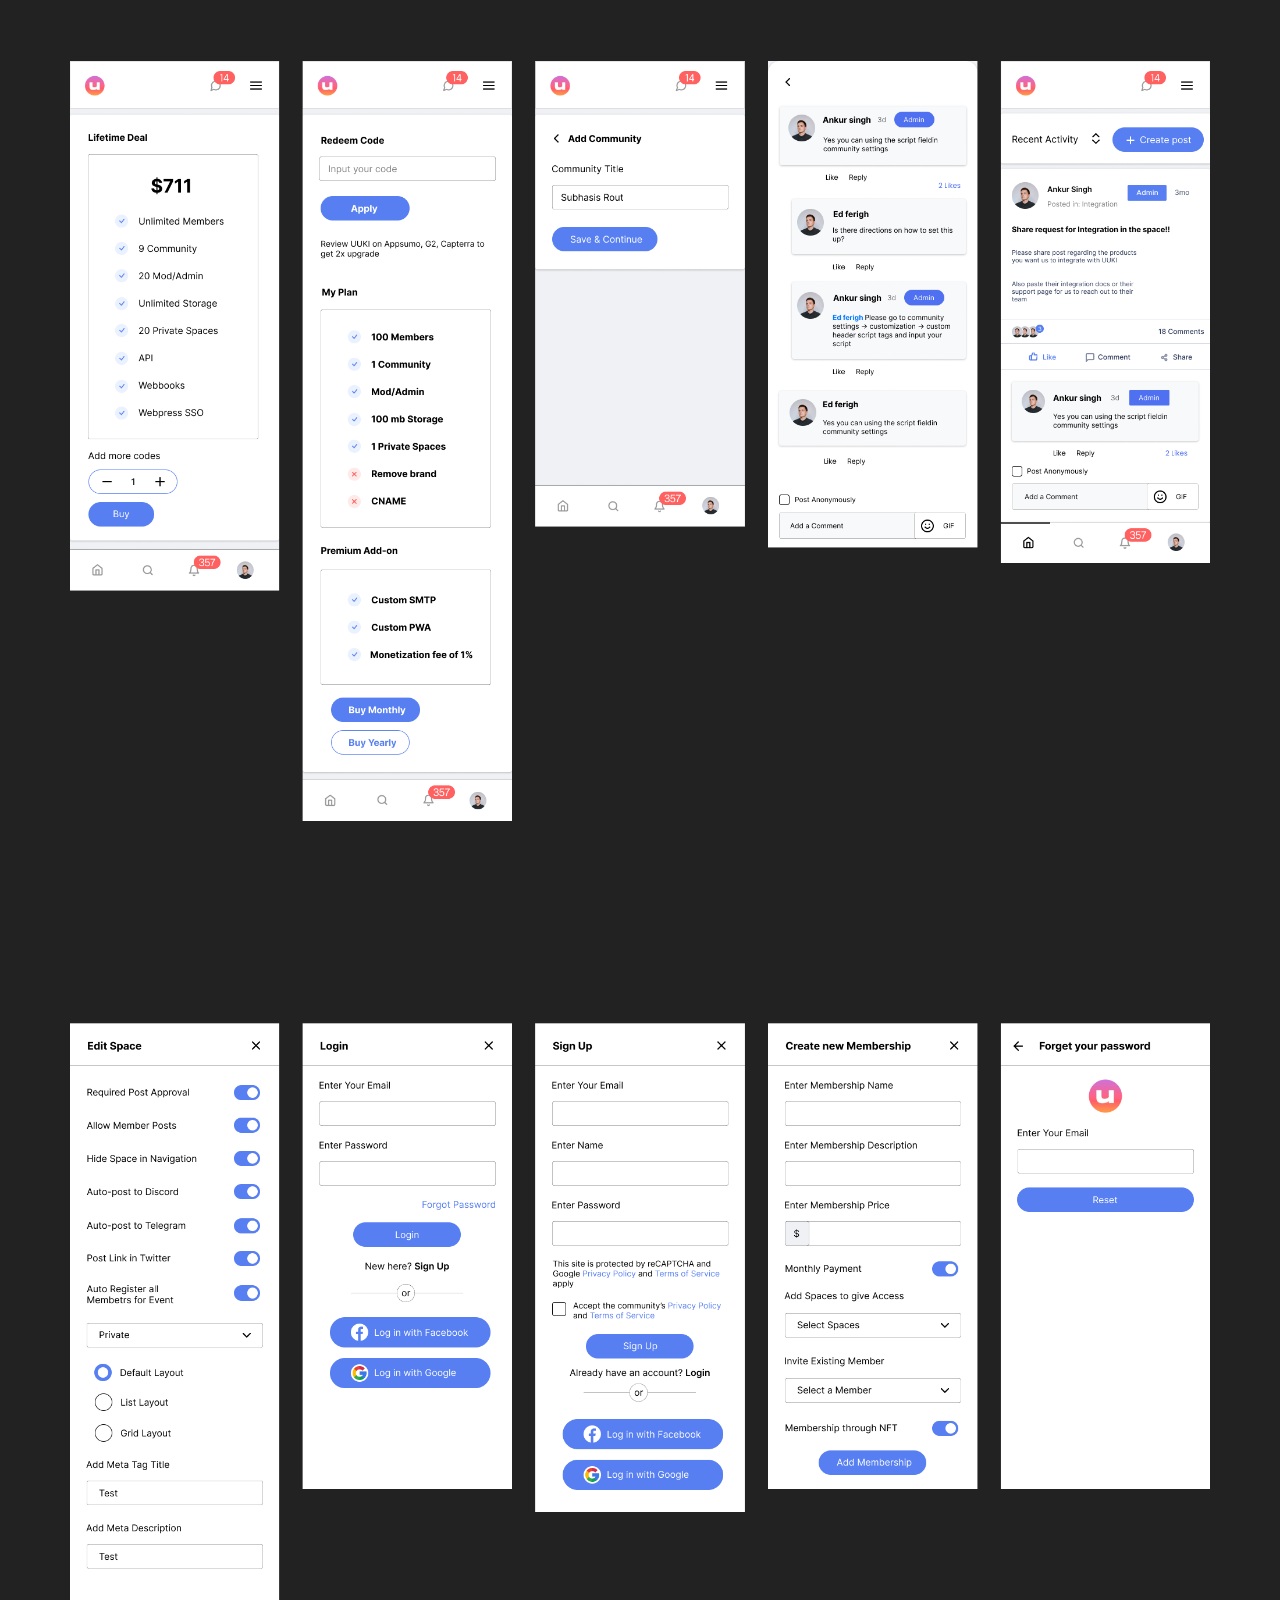
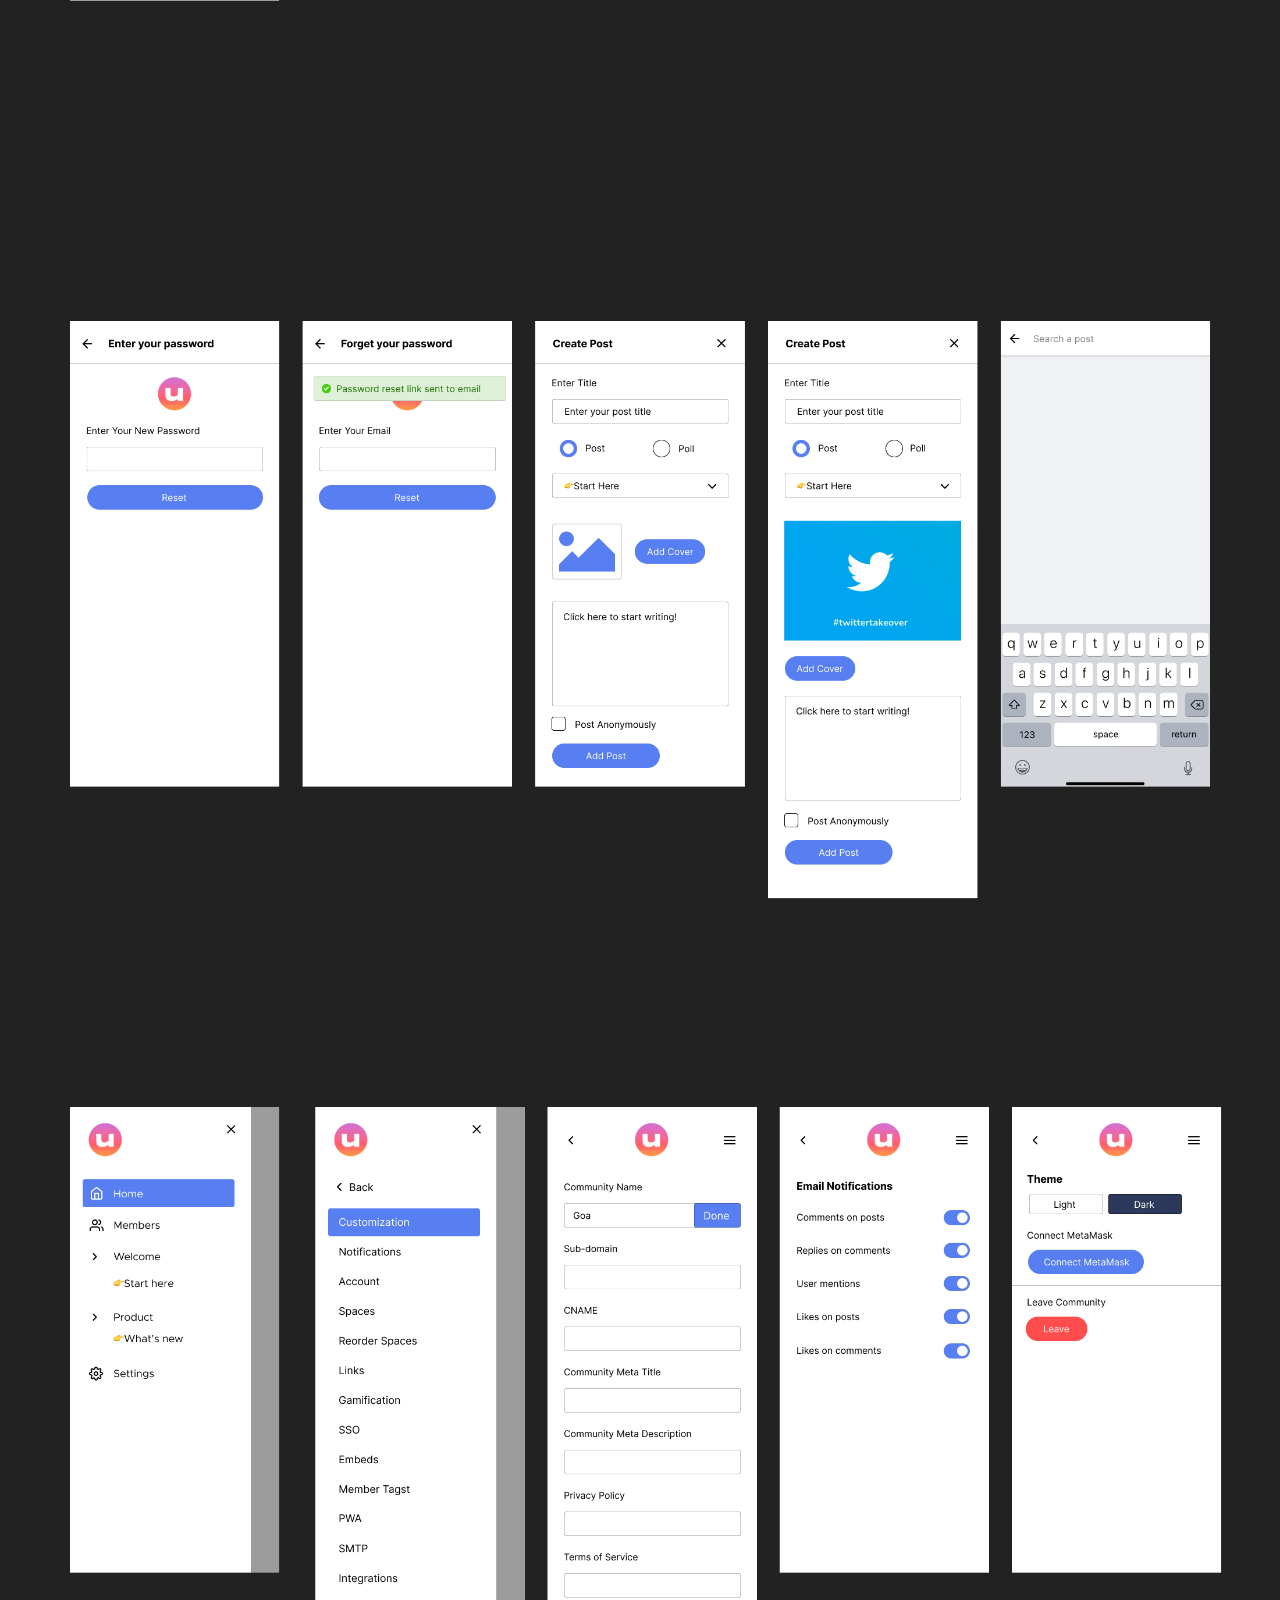
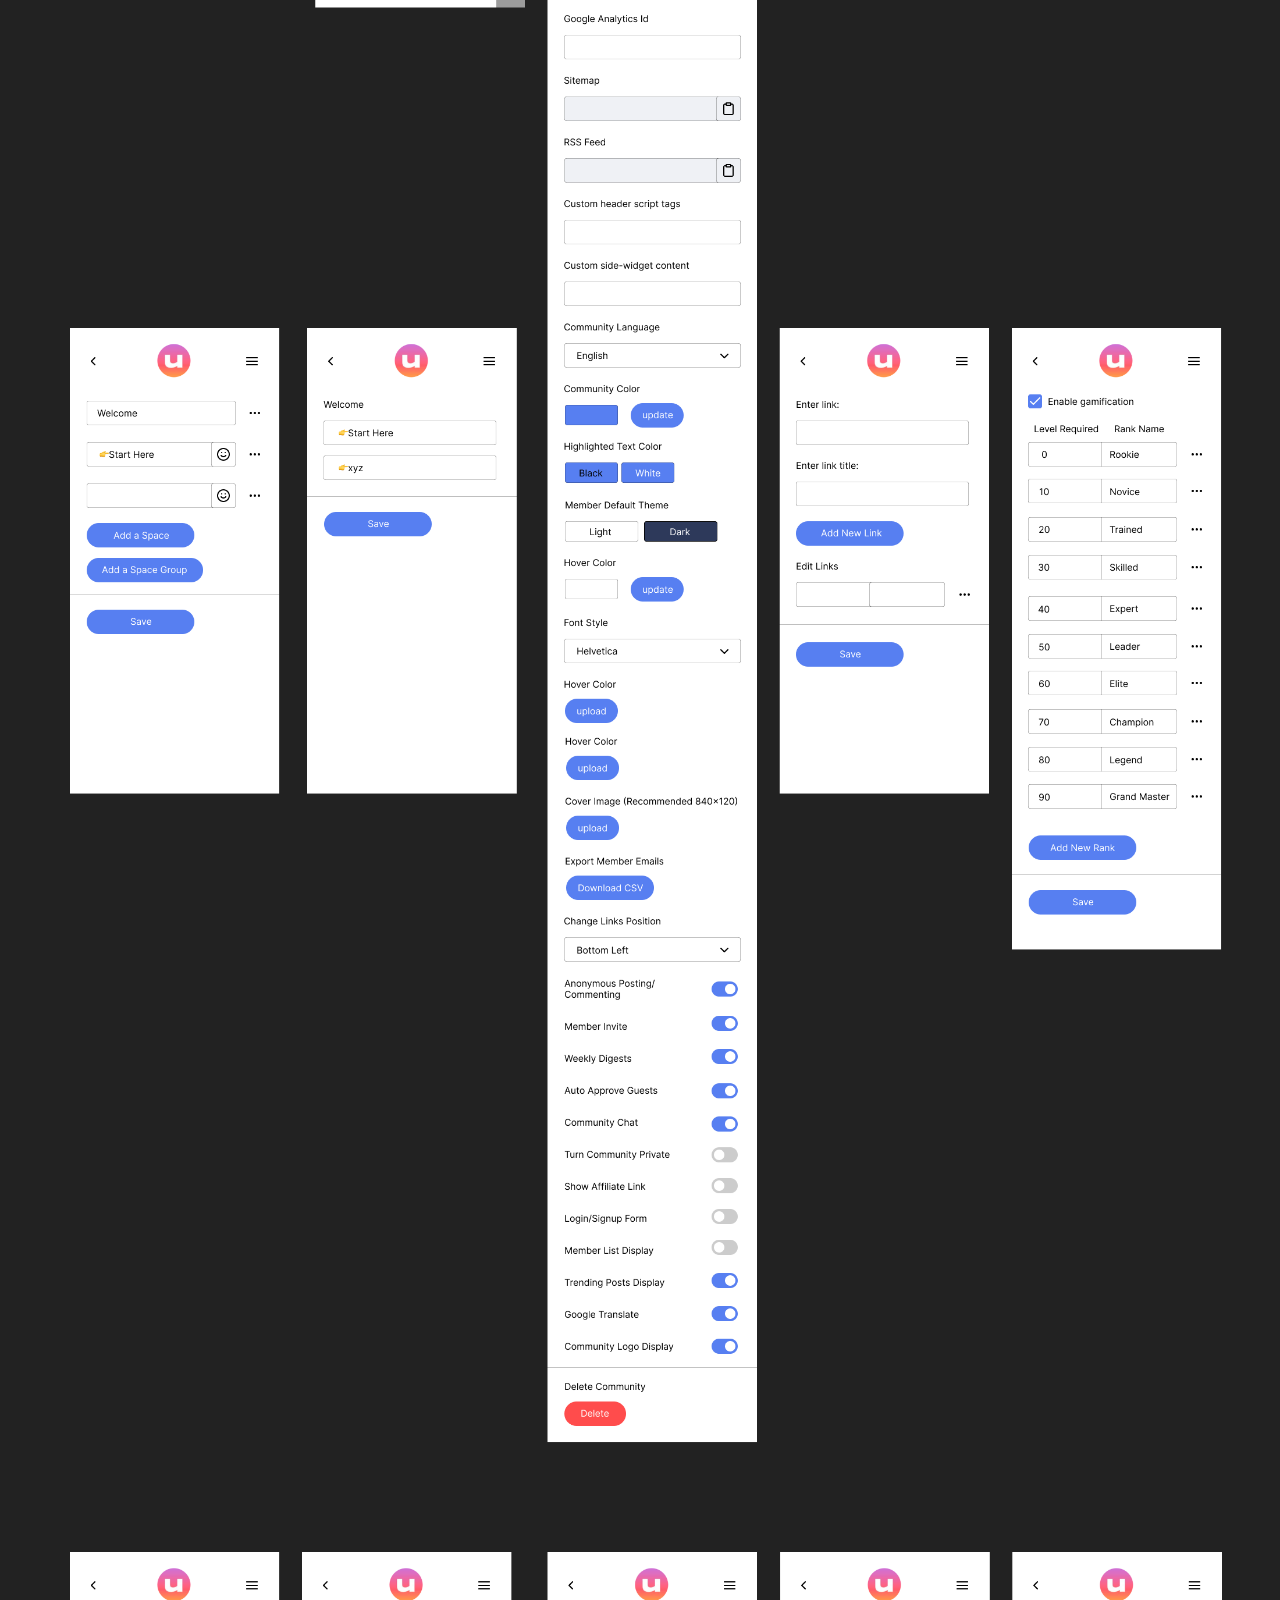
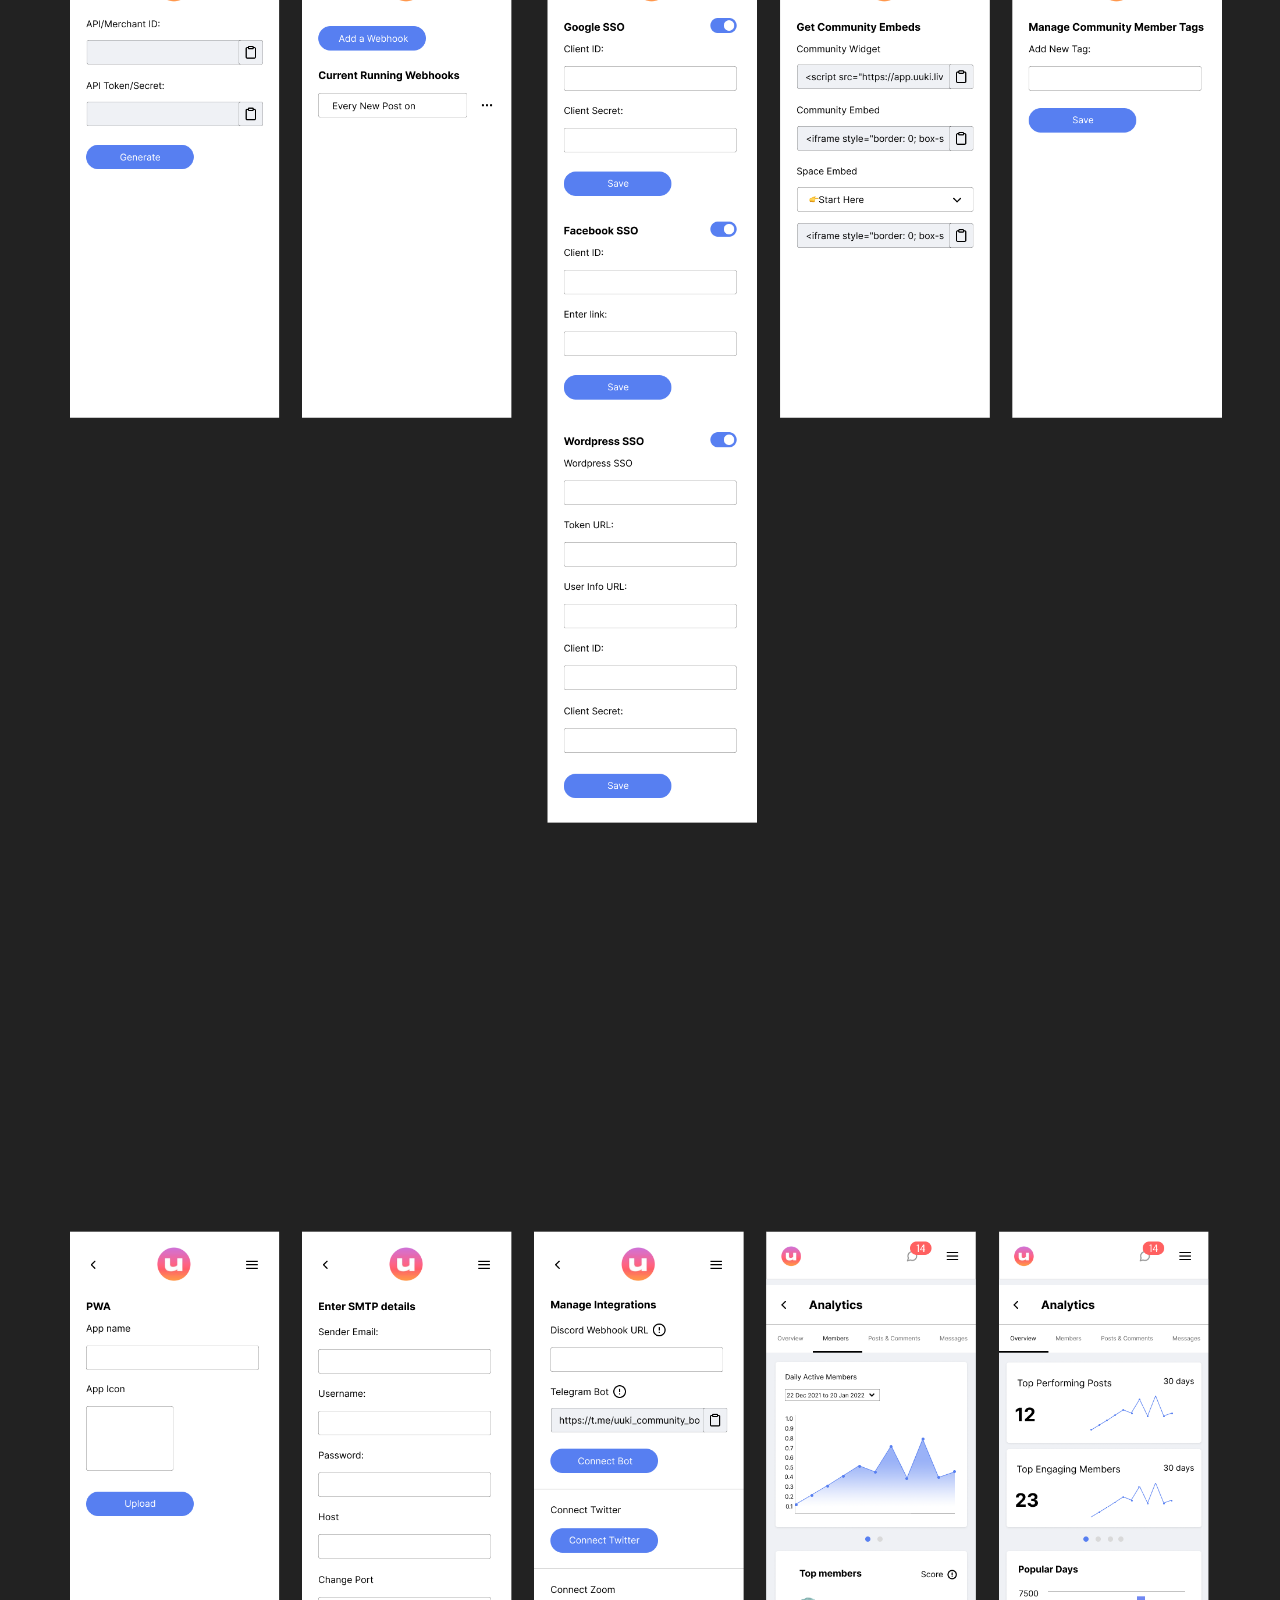
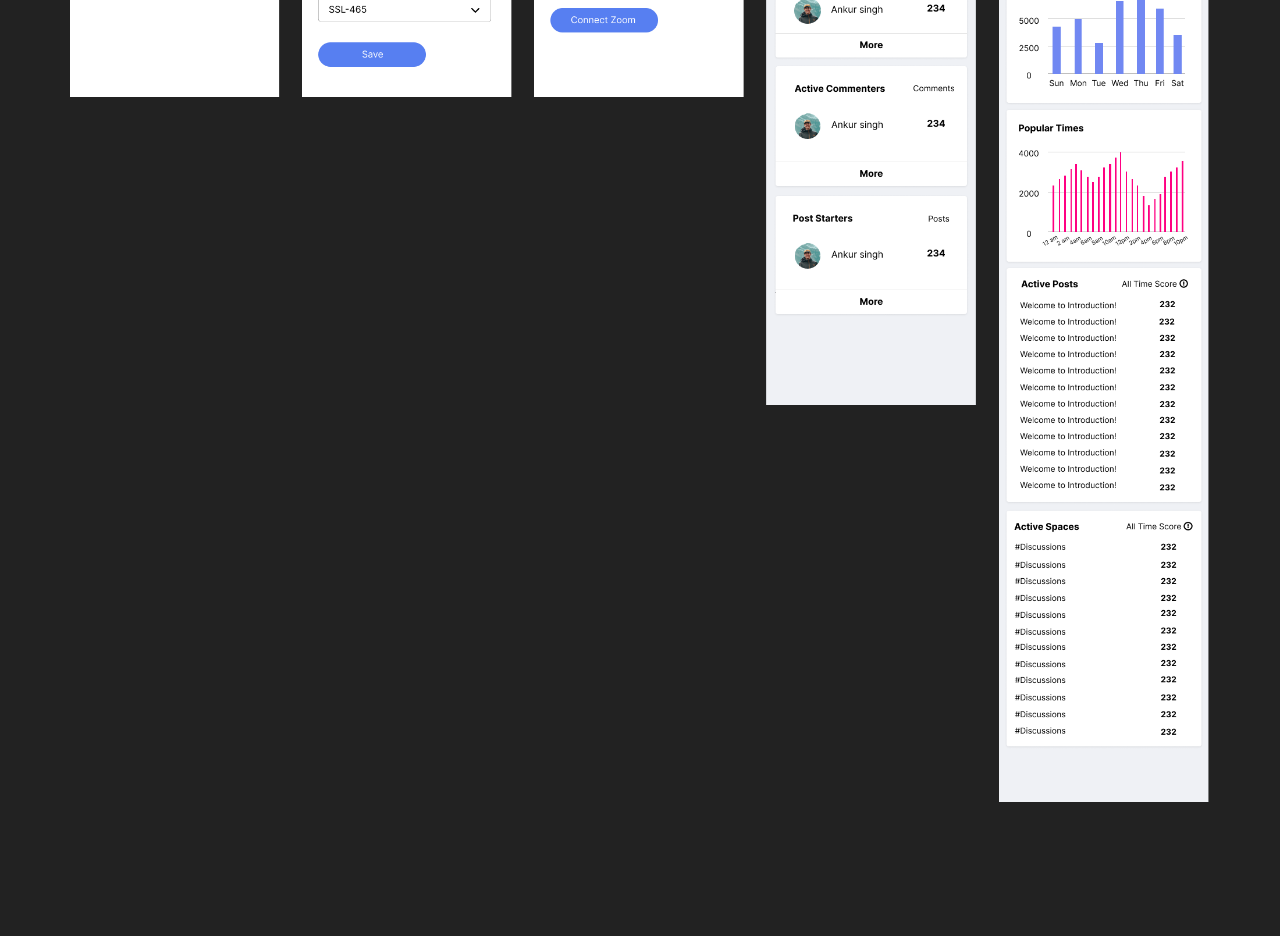
<file: six.html>
<!DOCTYPE html>
<html lang="en">
<head>
    <meta charset="UTF-8">
    <meta http-equiv="X-UA-Compatible" content="IE=edge">
    <meta name="viewport" content="width=device-width, initial-scale=1.0">
    <title>Vishwash</title>
</head>
<style>
    *{
        margin: 0;
    }
    body{
        background-color: #222222;
    }
    .one{
        margin: 5% 0;
        display: flex;
        justify-content: center;
        align-items: center;
        width: 100%;
    }
    img{
        width: 100%;
    }
    @media only screen and (max-width:850px) {
        .one{
            margin: 0;
        }
        img {
            height: auto;
            width: 100%;
        }
    }
</style>
<body>
    <div class="one"><img src="six.png" /></div>
</body>
</html>
</file>
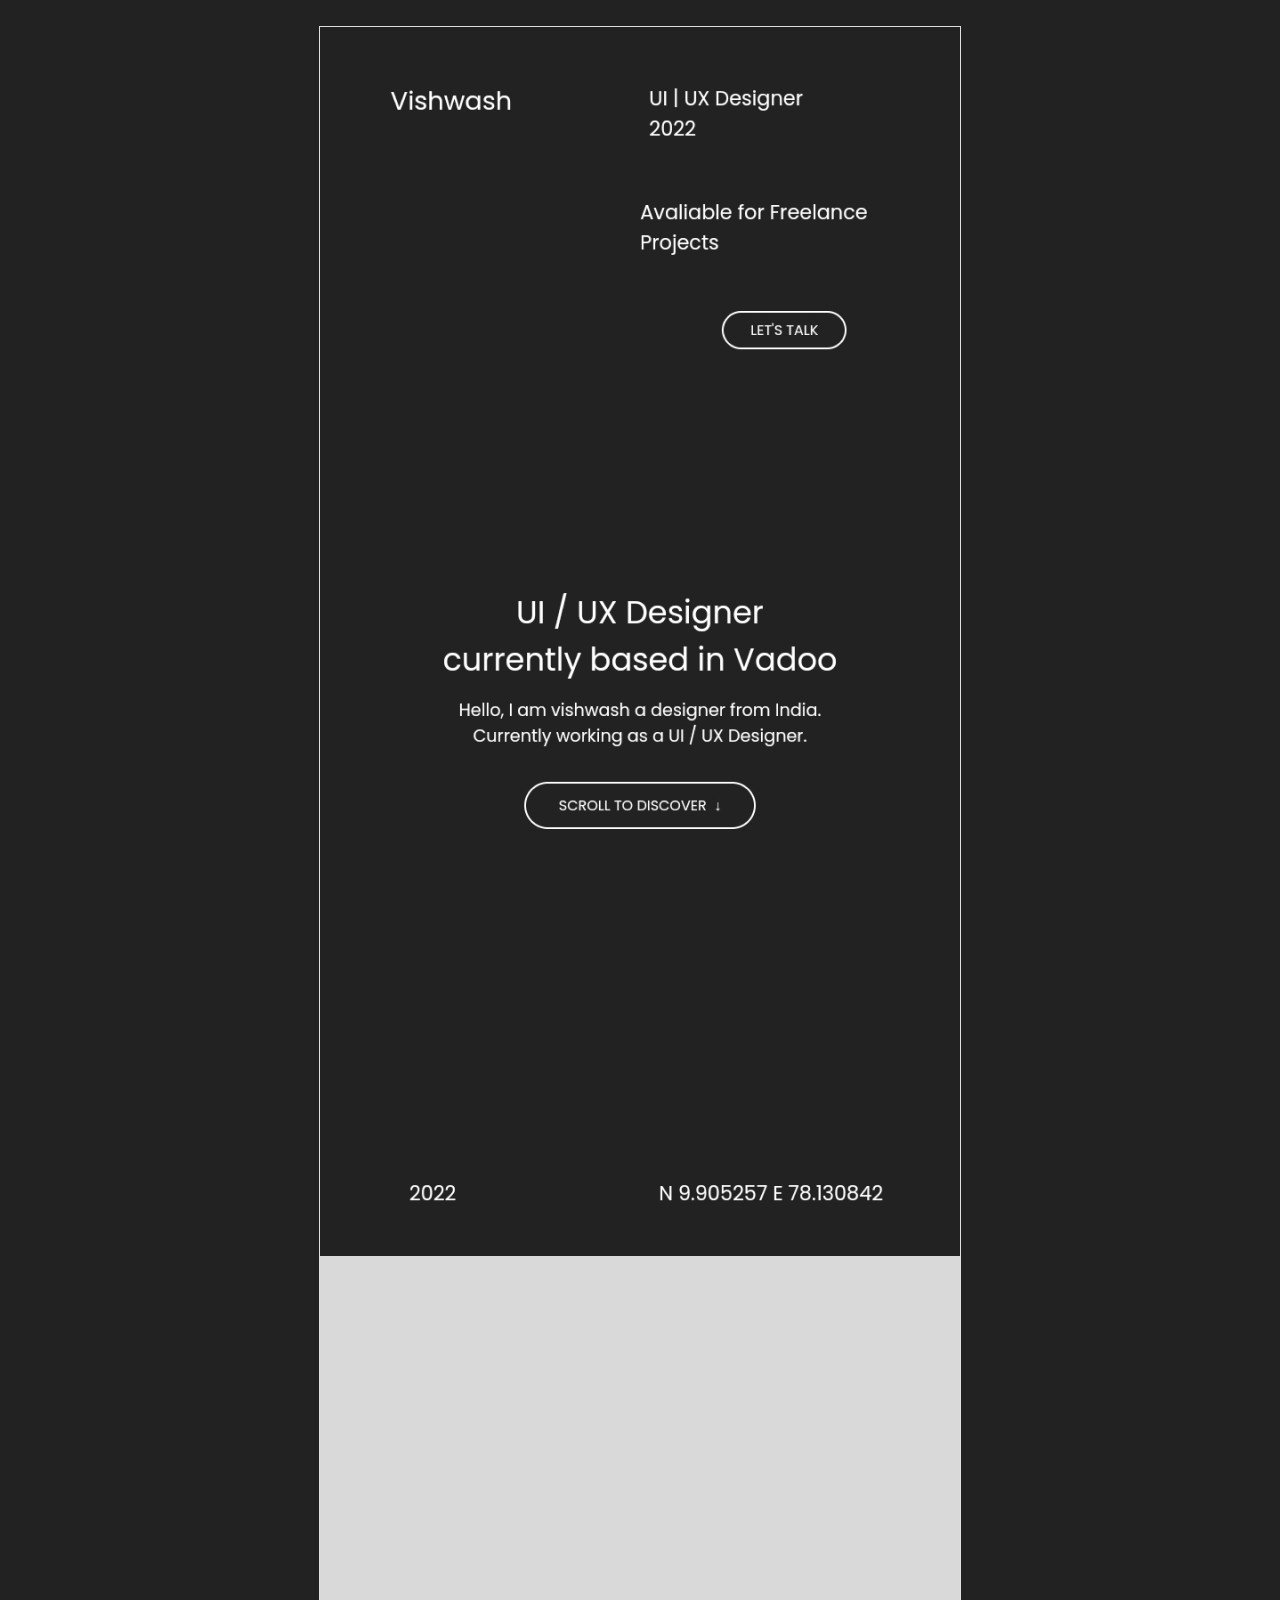
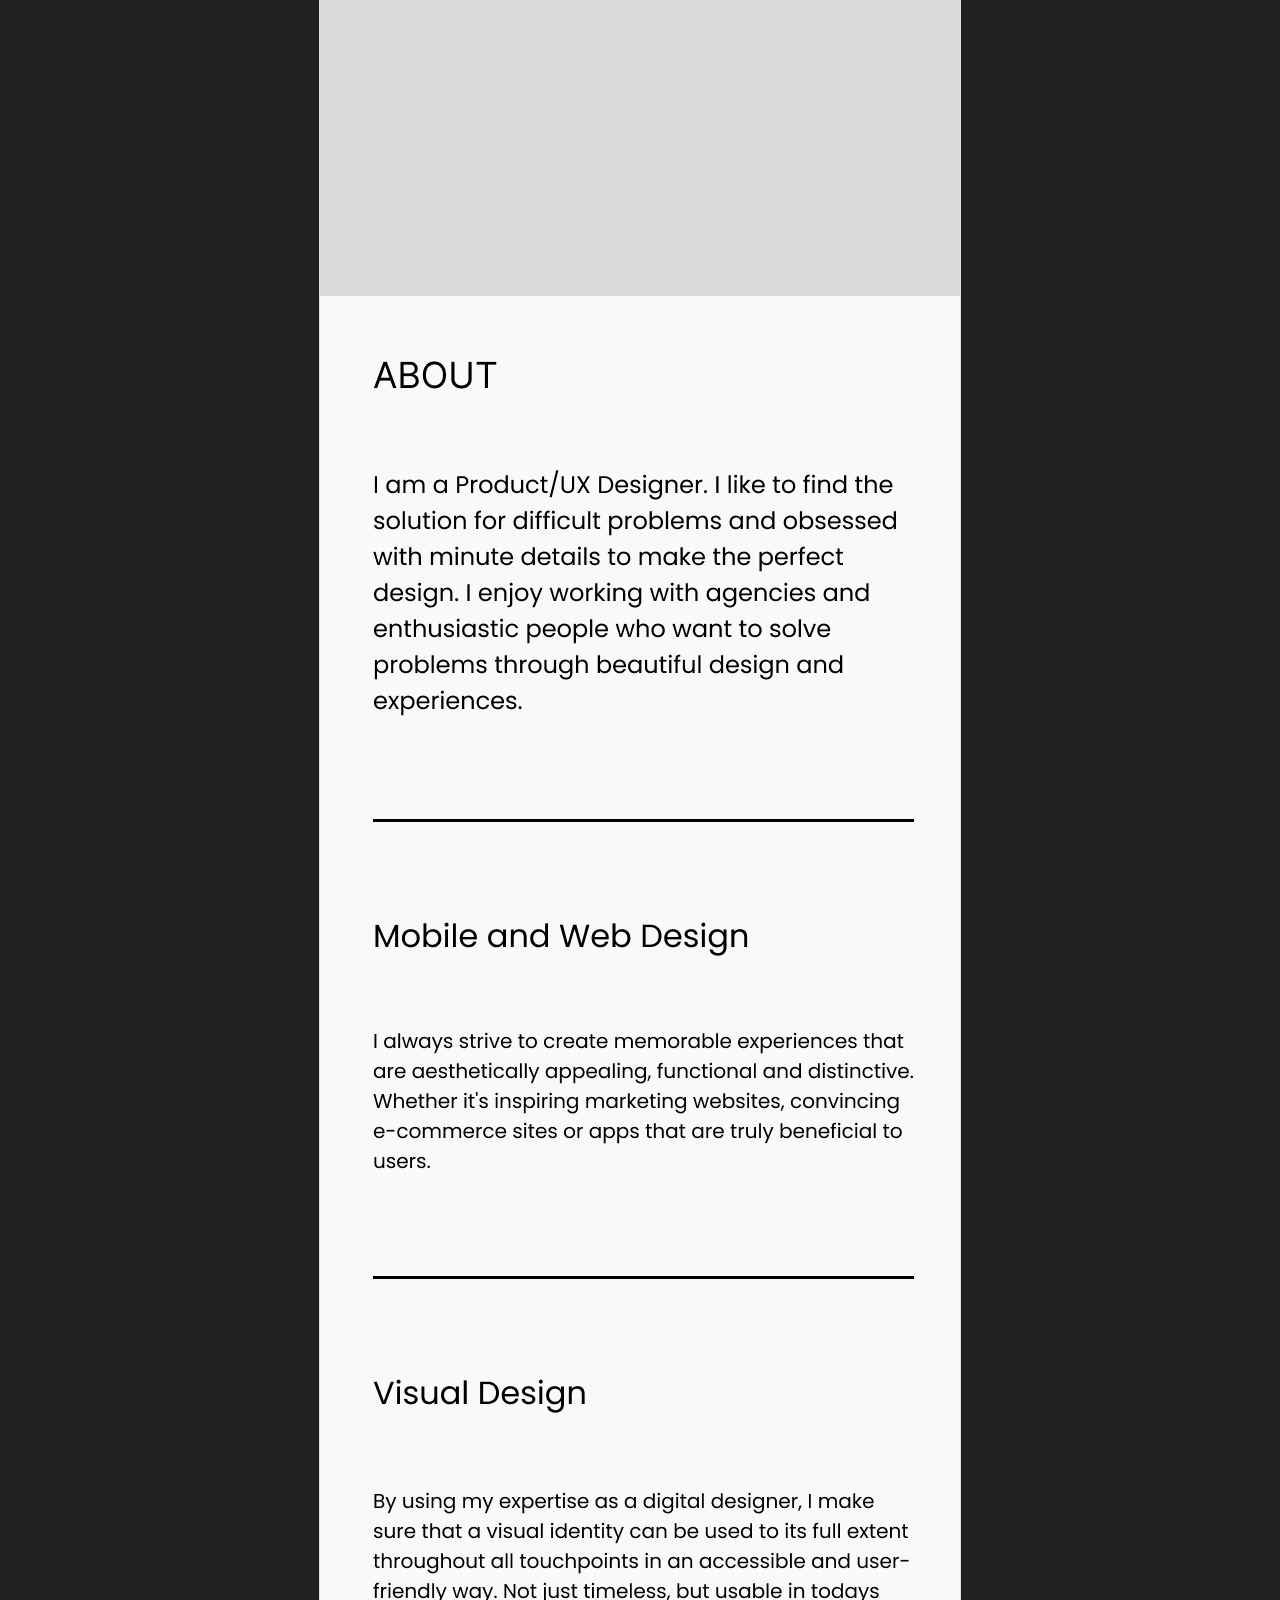
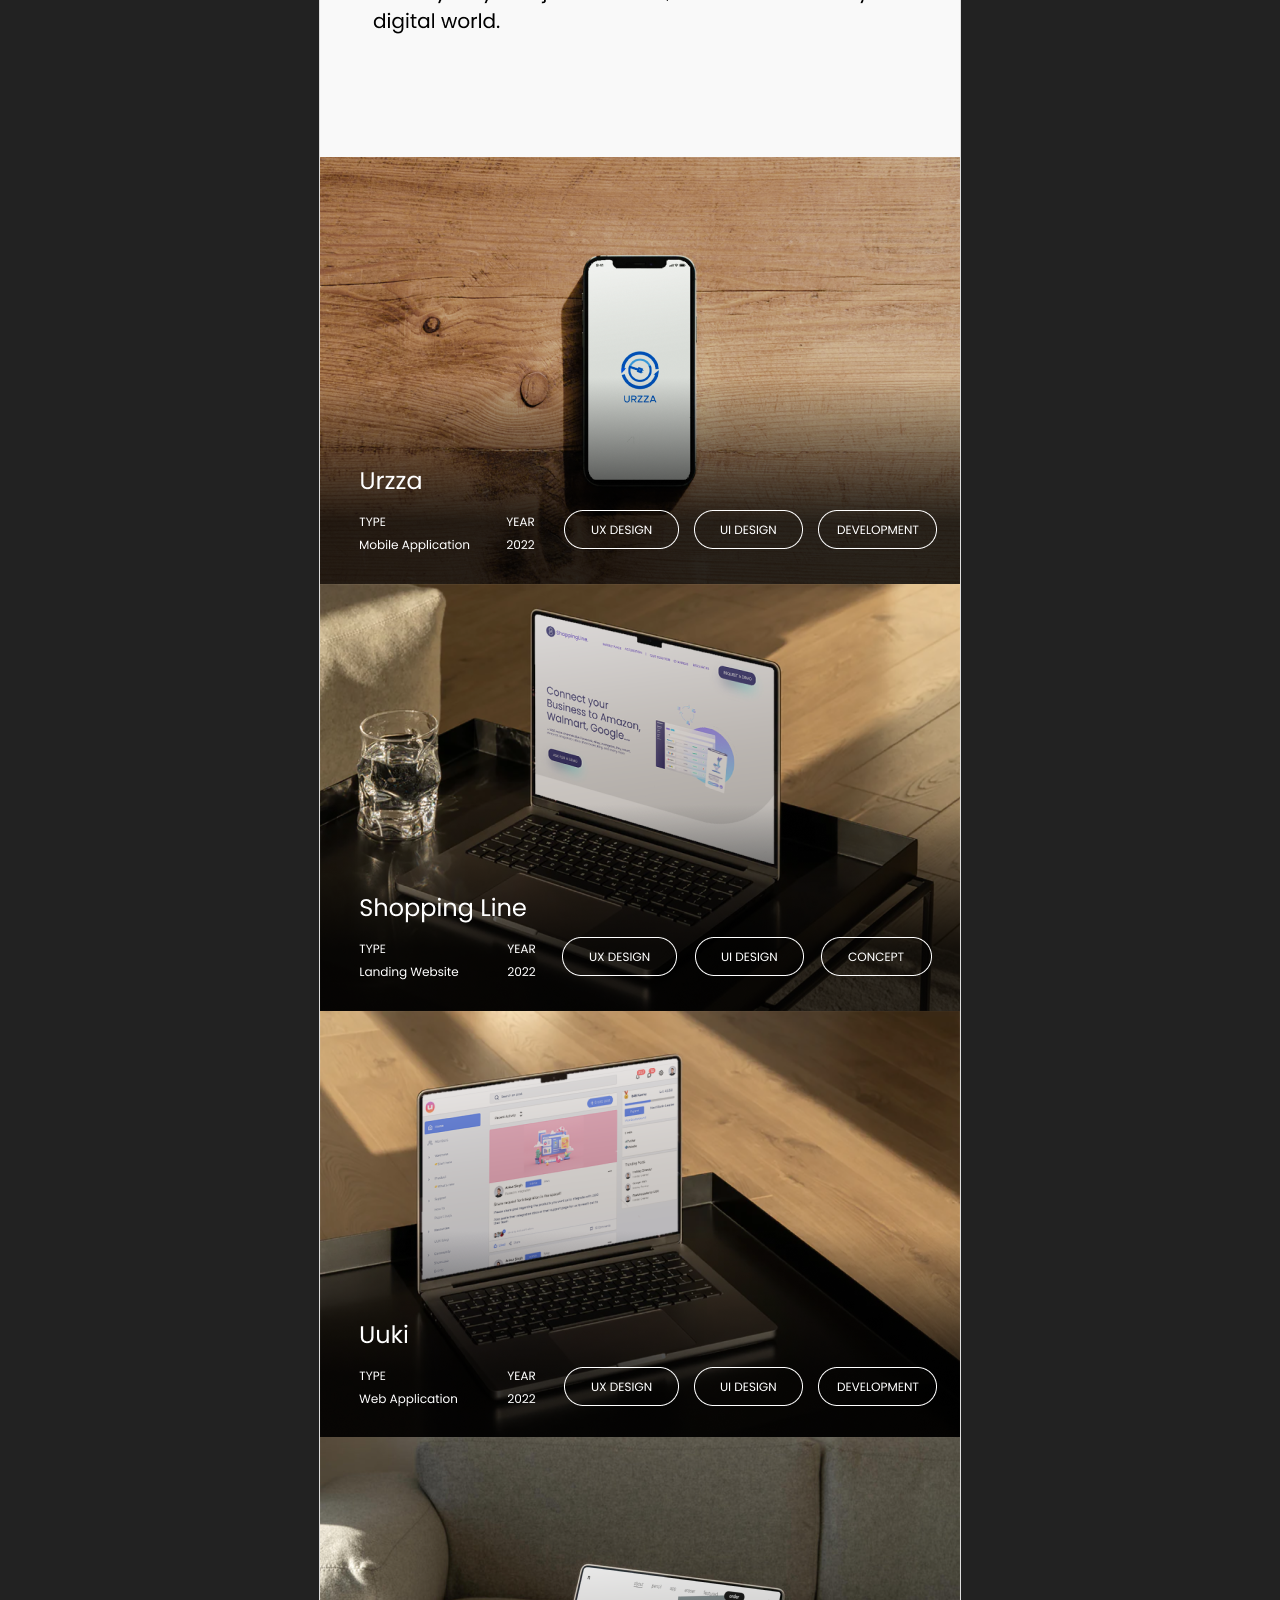
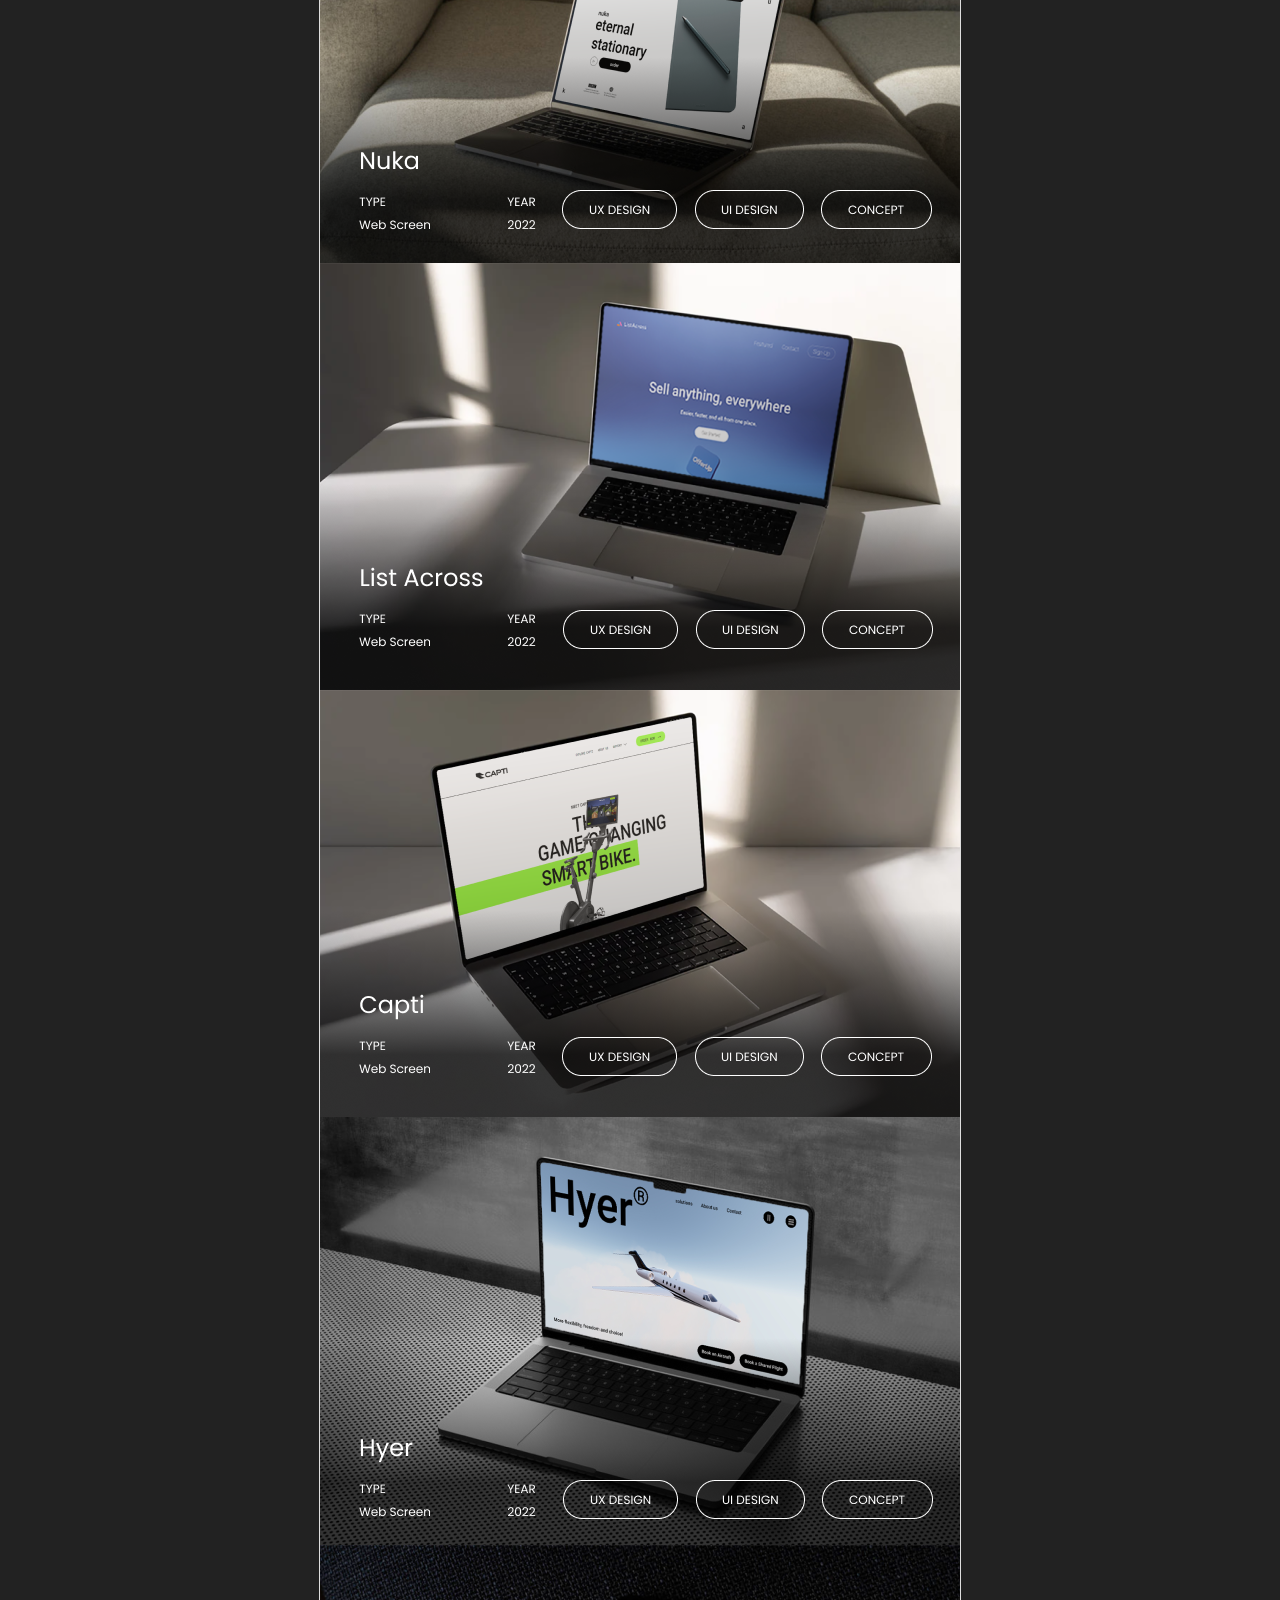
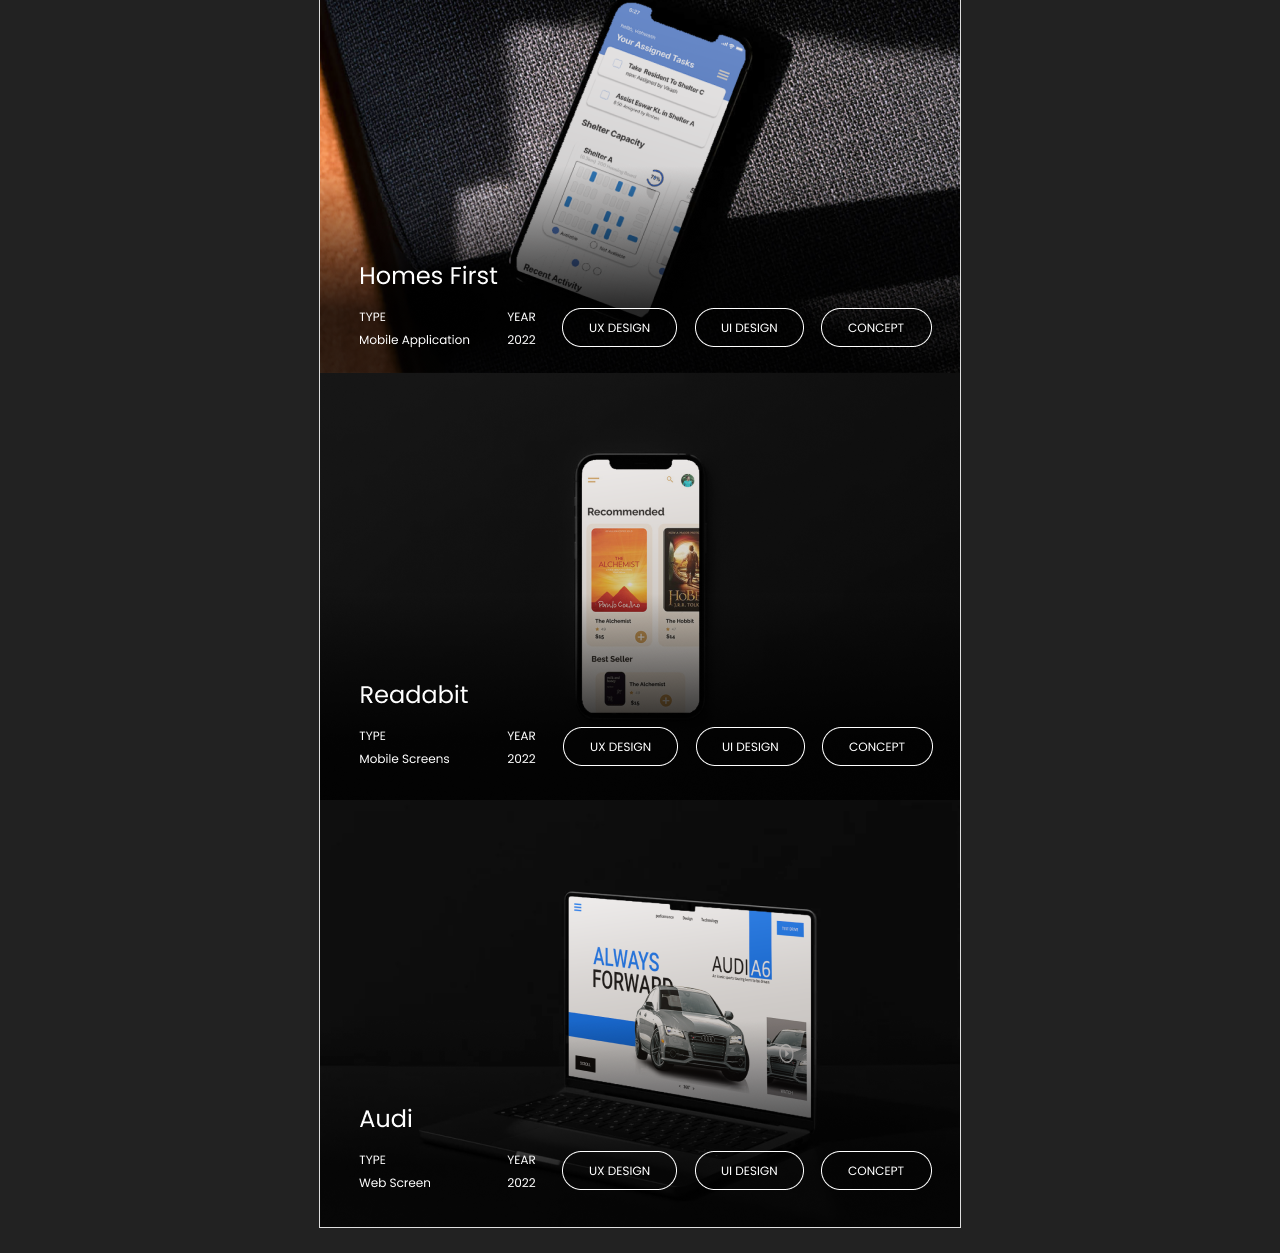
<file: ten.html>
<!DOCTYPE html>
<html lang="en">
<head>
    <meta charset="UTF-8">
    <meta http-equiv="X-UA-Compatible" content="IE=edge">
    <meta name="viewport" content="width=device-width, initial-scale=1.0">
    <title>Vishwash</title>
</head>
<style>
    *{
        margin: 0;
    }
    body{
        background-color: #222222;
    }
    .one{
        display: flex;
        justify-content: center;
        align-items: center;
    }
    img{
        width: 80%;
        margin: 2% 80%;
        border: 1px solid #DFDFDF;
    }
    @media only screen and (max-width:850px) {
        img {
            width: 100%;
            margin: 5%;
            border: none;
        }
    }
   
</style>
<body>
    <div class="one"><img src="ten.png" /></div>
</body>
</html>
</file>
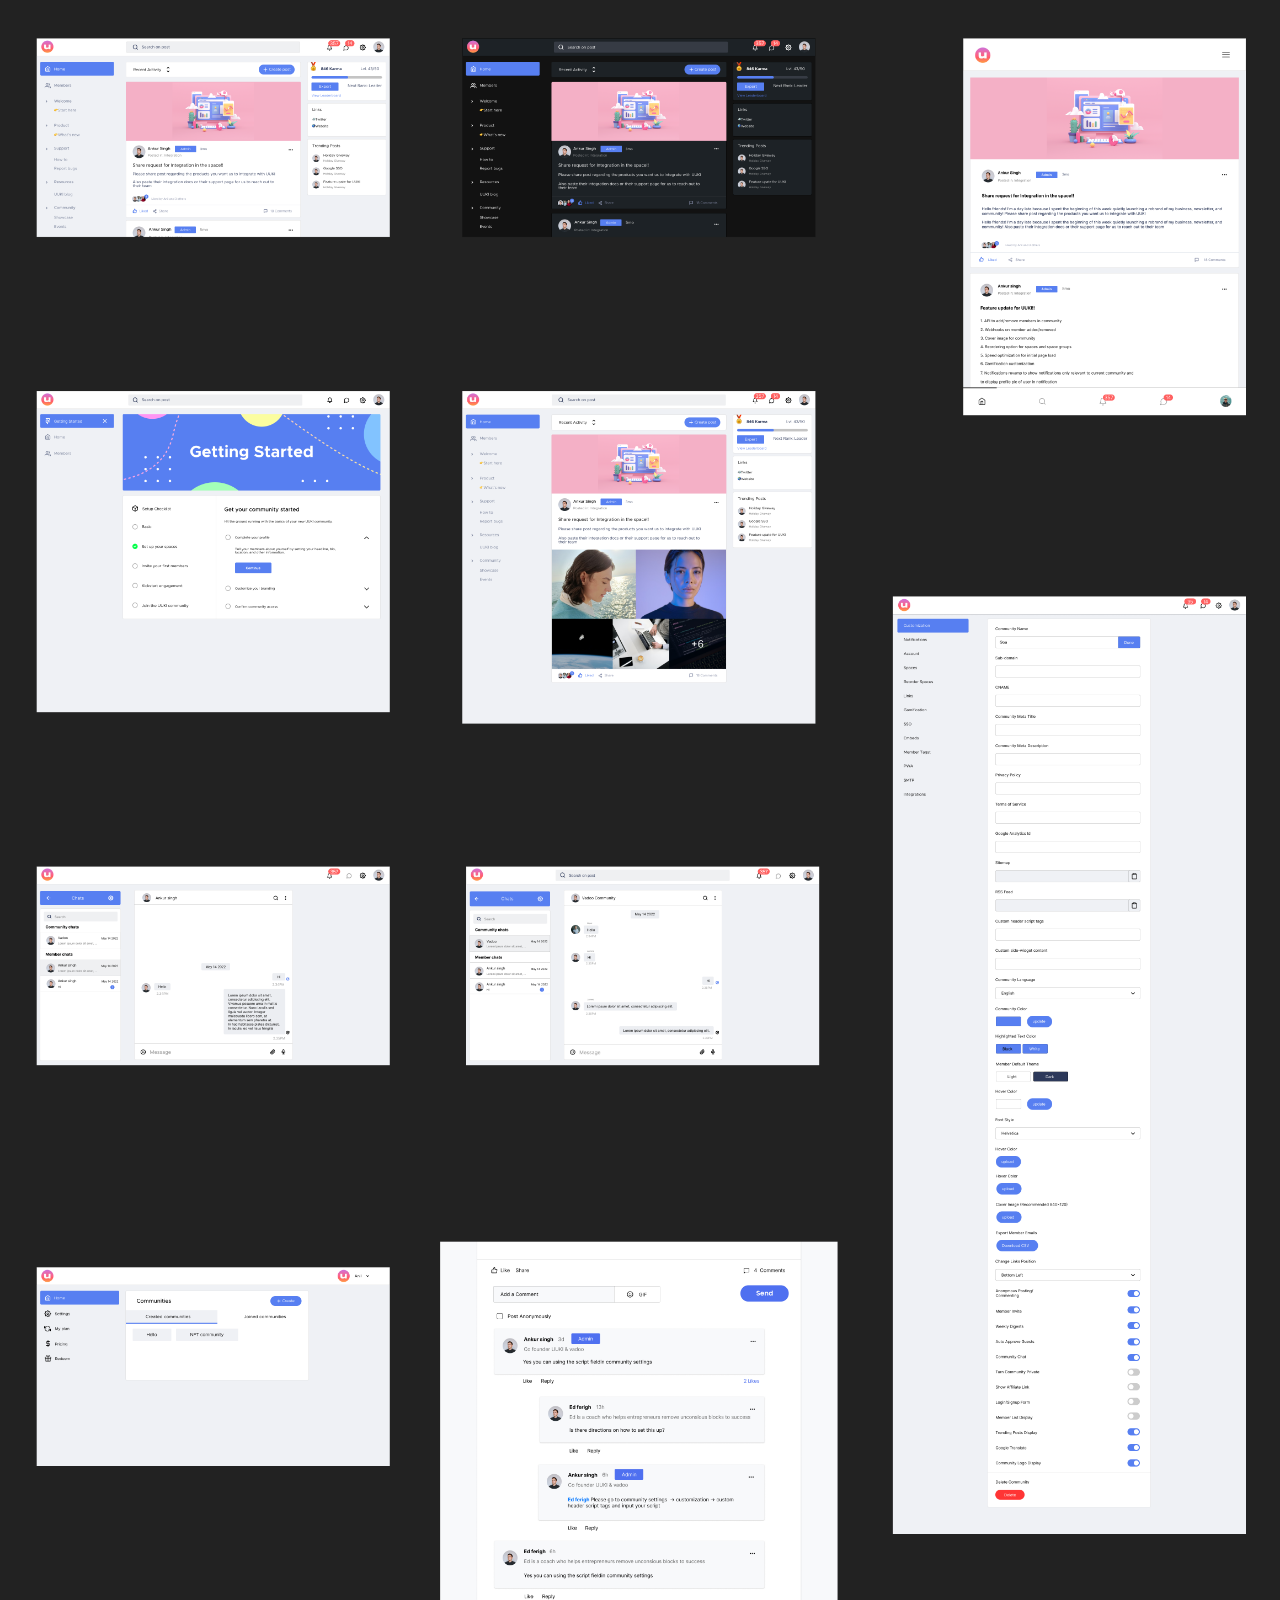
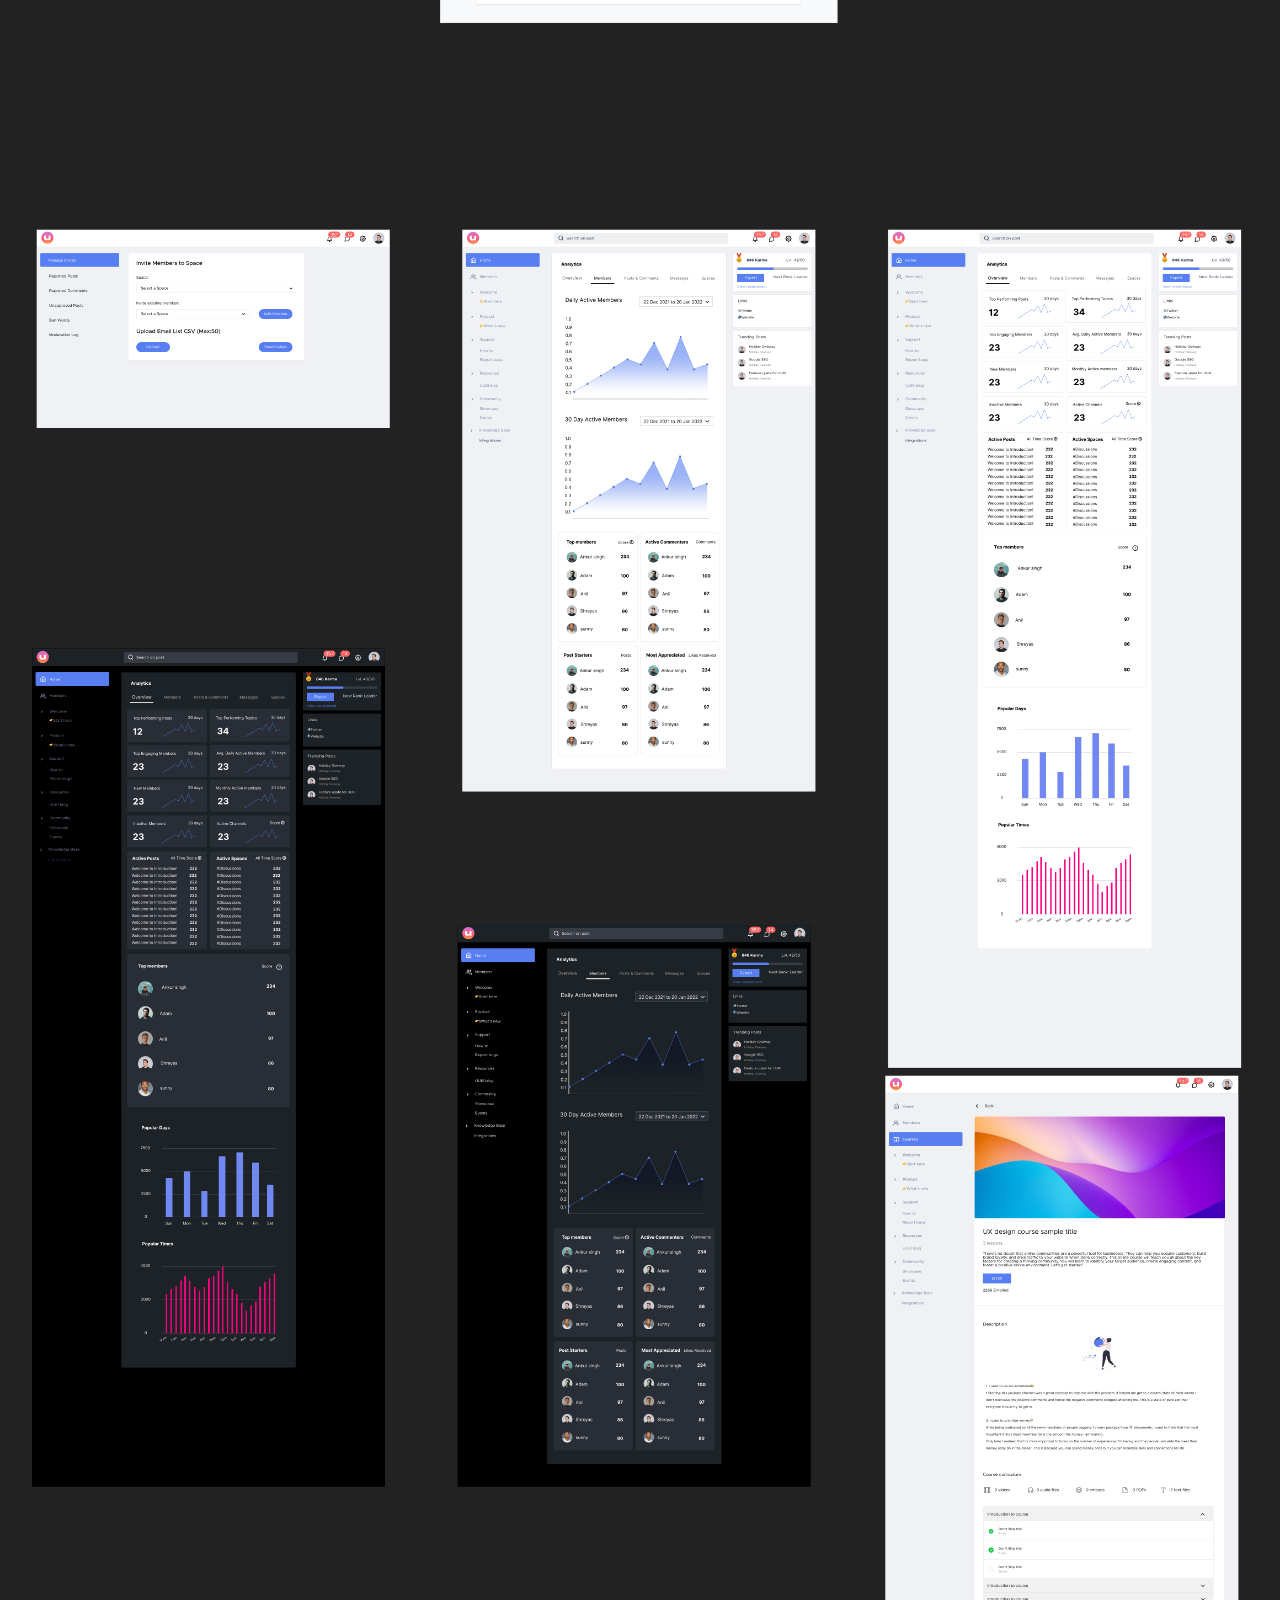
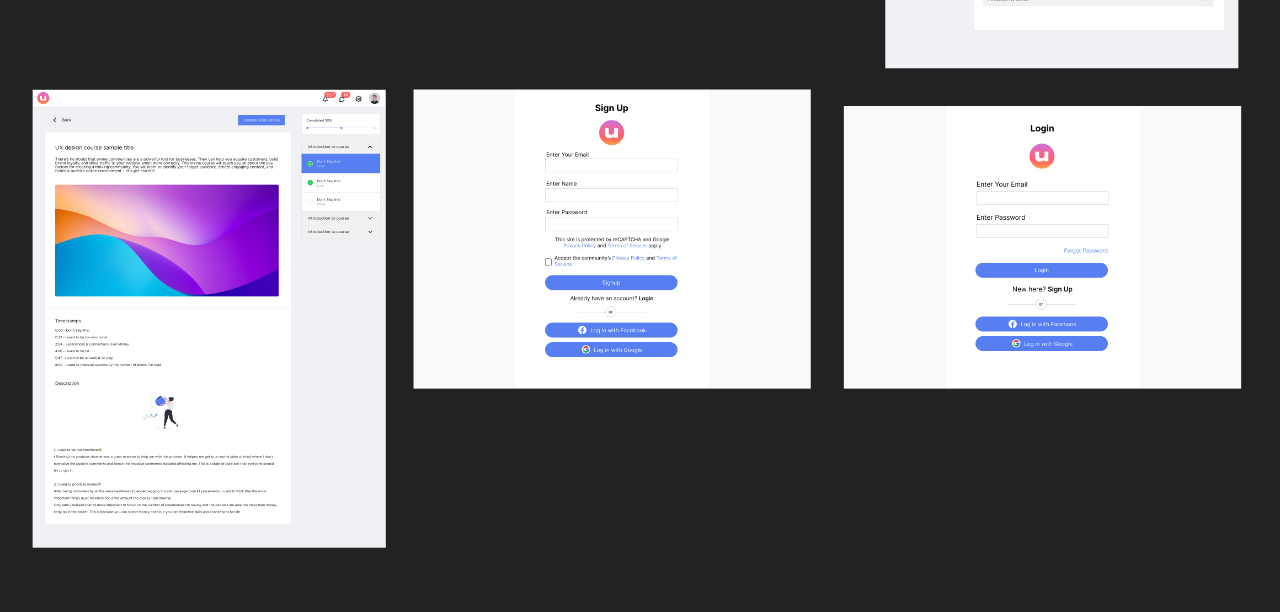
<file: three.html>
<!DOCTYPE html>
<html lang="en">
<head>
    <meta charset="UTF-8">
    <meta http-equiv="X-UA-Compatible" content="IE=edge">
    <meta name="viewport" content="width=device-width, initial-scale=1.0">
    <title>Vishwash</title>
</head>
<style>
    *{
        margin: 0;
    }
    body{
        background-color: #222222;
    }
    .one{
        display: flex;
        justify-content: center;
        align-items: center;

        
    }
    img{
        width: 100%
        
    }
</style>
<body>
    <div class="one"><img src="three.png" /></div>
</body>
</html>
</file>
<file: style.css>
*{
    margin: 0;
    box-sizing: border-box;
    
}
html {
    scroll-behavior: smooth;
}
body{
    background-color: #222222;
    font-family: 'Poppins', sans-serif;
    color: white;
    overflow-x: hidden;
    position: relative;
      height: 100%;
}




.profile{
    height: 100%;
    width: 100%;
    padding: 5% 10%;
    background-color: #F9F9F9;
}

.profile-mobile {
    width: 100%;
    display: none;
}




.top-nav, .bottom-nav{
    display: flex;
    margin-top: 1%;
    justify-content: center;
    width: 100vw;

}
.top-nav {
    margin-bottom: 24vh;
}
.first-screen {
    max-width: 100vw;
    max-height: 100vh;
    width: 100vw;
    height: 100vh;
    background-color: #222222;
    animation: fadeIn 2.5s;
}
.vishwash{
    margin: 4vh 18vw 0 0%;
    font-size: 1vw !important;
}

.Product-Designer-2022 {
    margin: 4vh 10vw;
    min-width: 8vw;
    font-size: 0.8vw;
    text-align: left;
}

.Avaliable-for-Freelance-Projects {
    margin: 4vh 8vw;
    min-width: 8vw;
    font-size: 0.8vw;
    text-align: left;
}

.lets-talk-button {
    margin: 4vh 0 0 5vw;
    font-size: 0.6vw;
    border: 1px solid white;
    border-radius: 50px;
    width: 6.5vw;
    height: 3.3vh;
    padding: 6px 2vw 5px 2vw;
    cursor: pointer;
    display: flex;
    justify-content: center;
    align-items: center;
}

.lets-talk-button:hover {
    color: #222222;
    background-color: white;
}

pre{
    font-family: 'Poppins', sans-serif;
}

.Product-Designer {
    font-size: 1.8vw;
    width: 100vw;
    text-align: center;
    
    
}
.Hello {
    font-size: 0.65vw;
    width: 16vw;
    text-align: center;
    margin-top: 1vh;
    
}
a{
    color: white;
}

.scroll-button {
    margin-top: 3.5vh;
    font-size: 0.57vw;
    min-width: 8vw;
    max-width: 11.5vw;
    border: 1px solid white;
    border-radius: 200px;
    padding: 1vh 24px;
    cursor: pointer;
}

.scroll-button:hover {
    color: #222222;
    background-color: white;
}

.bottom-nav {
    margin-top: 24vh !important;
   
}
.social {
    margin: 4vh 10% 0 10%;
    width: 5vw;
    font-size: 0.8vw;
    text-align: left;
     position: relative;
    bottom: 0;
}

.social:hover {
    cursor: pointer;
}
.social-total {
    margin: 0 4%;
    display: flex;
}

.year{
    margin: 4vh 30vw 0 0;
    width: 5vw;
    font-size: 0.8vw;
    text-align: left;
}

.location{
    margin: 4vh 16vw 0 2vw;
    width: 12vw;
    font-size: 0.8vw;
    text-align: left;
}

.img-set-one {
    display: flex;
    
}
.img{
    width: 50%;
    transition: 0.3s;
}

.img:hover{
    filter: brightness(105%);
    scale: 0.97;
    cursor: pointer;
}








::-webkit-scrollbar {
    width: 12px;
    
  }
  
  /* Track */
  ::-webkit-scrollbar-track {
    box-shadow: inset 0 0 5px rgb(0, 0, 0); 
    border-radius: 10px;
    opacity: 0.2;
  }
   
  /* Handle */
  ::-webkit-scrollbar-thumb {
    background: #222222; 
    border-radius: 10px;
    border: 2px solid #6d6d6d;
  }
  
  /* Handle on hover */
  ::-webkit-scrollbar-thumb:hover {
    background: #6d6d6d; 
  }



.top-nav-block {
    display: flex;
}





@media only screen and (max-width: 1280px) {
    .vishwash {
        font-size: 1.6vw !important;
    }
    
    .Product-Designer-2022{
        font-size: 1.4vw;
        margin: 4vh 5vw;
    }

    .year{
        margin: 4vh 16vw 0 0;
        font-size: 1.4vw;
    }

    .Avaliable-for-Freelance-Projects{
        font-size: 1.4vw;

    }

    .lets-talk-button{
        font-size: 0.8vw;
        padding: 8px 2px;
        width: 9vw;
        height: 3vh;
    }

    .Hello{
        font-size: 1.4vh;
        width: 320px;
    }
    .scroll-button{
        max-width: 16vw;
        font-size: 0.8vw;
        padding: 8px 18px; 
    }
    .location{
        font-size: 1.4vw;
        margin: 4vh 8vw 0 0;
        width: 16vw;
    }

    .social{
        font-size: 1.4vw;
        margin: 4vh 10%;
        width: 8vw;
    }

    .Product-Designer {
        font-size: 2.6vw;
    }
}






@media only screen and (max-width: 850px) {
    body{
        max-width: 100vw;
        overflow-x: hidden;
    }
    
    .top-nav, .bottom-nav{
        display: flex;
        margin-top: 1%;
        justify-content: center;
        width: 100%;
    
    }
    .top-nav{
        margin-bottom: 18vh;
    }
    .first-screen {
        max-width: 100vw;
        max-height: 100vh;
        width: 100vw;
        height: 100vh;
        background-color: #222222;

    }
    .vishwash{
        margin: 4vh 34vw 0 0%;
        padding-left: 3vw;
        font-size: 1.5vh !important;
    }
    
    .Product-Designer-2022 {
        margin: 4vh 1%;
        width: 140px;
        font-size: 1.5vh;
        text-align: left;
    
    }
    
    .Avaliable-for-Freelance-Projects {
        margin: 4vh 0%;
        min-width: 4vw;
        font-size: 1.5vh;
        text-align: left;
    }
    
    .lets-talk-button {
        margin: 0 0 0 8%;
        font-size: 55%;
        border: 1px solid white;
        border-radius: 50px;
        min-width: 80px;
        max-width: 80px;
        max-height: 30px;
        min-height: 30x;
        max-width: 80px;
        padding: 10px 32px 9px;
    }
    
    .Product-Designer {
        font-size: 2.3vh;
        width: 80vw;
        text-align: center;
   
        
    }
    .Hello {
        font-size: 1.2vh;
        width: 240px;
        text-align: center;
        margin-top: 1vh;
        
    }
    
    .scroll-button {
        margin-top: 2.5vh;
        font-size: 55%;
        max-height: 30px !important;
        min-height: 28px;
        padding: 8px 20px;
        min-width: 160px!important;
    }
    


    .bottom-nav {
        margin-top: 26vh !important;
        padding-top: 0vh;
    }
 
    
    .year{
        margin: 0vh 18vw 0 11vw;
        width: 8vw;
        font-size: 1.5vh;
    }
    
    .location{
        margin: 0vh 0 0 10%;
        width: 280px;
        font-size: 1.5vh;
        padding-left: 7%;
    }
    .top-nav-block {
        display: block;
    }
    .img{
        max-width: 100%;
    }
    .social{
        display: none;
    }
    
}



@media only screen and (max-width: 600px) {
  
    .img{
        width: 100%;
    }
    .img-set-one{
        display: block;
    }
    .profile {
        display: none;
    }
    .profile-mobile {
        width: 100%;
        display: block;
    }
   
    
}
</file>
